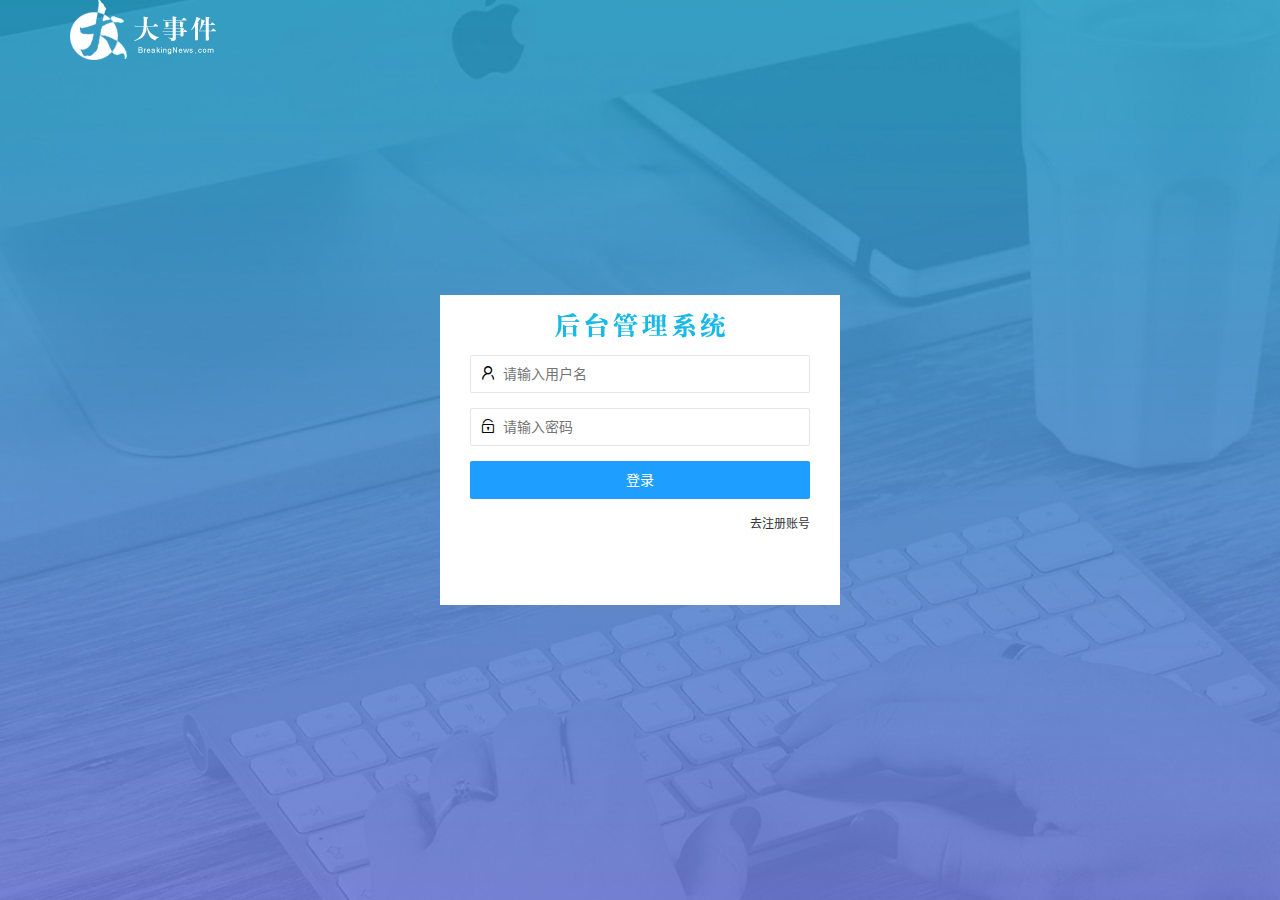
<file: login.html>
<!DOCTYPE html>
<html lang="zh-CN">

<head>
  <meta charset="UTF-8">
  <meta name="viewport" content="width=device-width, initial-scale=1.0">
  <title>大事件-登录/注册</title>
  <link rel="shortcut icon" href="bitbug_favicon.ico" type="image/x-icon">
  <!-- 引入 layui的css文件 -->
  <link rel="stylesheet" href="/assets/lib/layui/css/layui.css">
  <!--引入直接的css样式文件 -->
  <link rel="stylesheet" href="/assets/css/login.css">
</head>

<body>
  <!-- 顶部logo -->
  <div class="layui-main">
    <img src="/assets/images/logo.png" alt="">
  </div>

  <!-- 登录注册区域 -->
  <div class="loginAndRegBox">
    <!-- 注册和登录标题图片 -->
    <div class="title-box"></div>
    <!-- 登录的div -->
    <div class="login-box">
      <form class="layui-form" id="form_login">
        <!-- 用户名 -->
        <div class="layui-form-item">
          <i class="layui-icon layui-icon-username"></i>
          <input type="text" name="username" required lay-verify="required" placeholder="请输入用户名" autocomplete="off"
            class="layui-input">
        </div>
        <!-- 密码 -->
        <div class="layui-form-item">
          <i class="layui-icon layui-icon-password"></i>
          <input type="password" name="password" required lay-verify="required|pwd" placeholder="请输入密码"
            autocomplete="off" class="layui-input">
        </div>
        <!-- 登录按钮  lay-submit必须有 layui-btn-fluid 通栏的-->
        <div class="layui-form-item">
          <button class="layui-btn  layui-btn-fluid layui-btn-normal" lay-submit lay-filter="formDemo">登录</button>
        </div>
        <!-- 去注册的a链接 -->
        <div class="layui-form-item links">
          <a href="javascript:;" id="link_reg">去注册账号</a>
        </div>
      </form>
    </div>
    <!-- 注册的div  -->
    <div class="reg-box" style="display: none;">
      <form class="layui-form" id="form_reg">
        <!-- 用户名 -->
        <div class="layui-form-item">
          <i class="layui-icon layui-icon-username"></i>
          <input type="text" name="username" required lay-verify="required" placeholder="请输入用户名" autocomplete="off"
            class="layui-input">
        </div>
        <!-- 密码 -->
        <div class="layui-form-item">
          <i class="layui-icon layui-icon-password"></i>
          <input type="password" name="password" required lay-verify="required|pwd" placeholder="请输入密码"
            autocomplete="off" class="layui-input">
        </div>
        <!-- 确认密码 -->
        <div class="layui-form-item">
          <i class="layui-icon layui-icon-password"></i>
          <input type="password" name="repassword" required lay-verify="required|pwd|repwd" placeholder="请确认密码"
            autocomplete="off" class="layui-input">
        </div>
        <!-- 注册 -->
        <div class="layui-form-item">
          <button class="layui-btn  layui-btn-fluid layui-btn-normal" lay-submit lay-filter="formDemo">注册</button>
        </div>
        <!-- 去登录的a链接 -->
        <div class="layui-form-item links">
          <a href="javascript:;" id="link_login">去登陆</a>
        </div>
      </form>
    </div>
  </div>
  <!-- 引入layui的js 它里面没有window.onload只能写在最下面-->
  <script src="/assets/lib/layui/layui.all.js"></script>
  <!-- 引入jQuery -->
  <script src="/assets/lib/jquery.js"></script>
  <!-- 引入自己封装的baseAPI.js -->
  <script src="/assets/js/baseAPI.js"></script>
  <!-- 引入自己的js文件 -->
  <script src="/assets/js/login.js"></script>
</body>

</html>
</file>
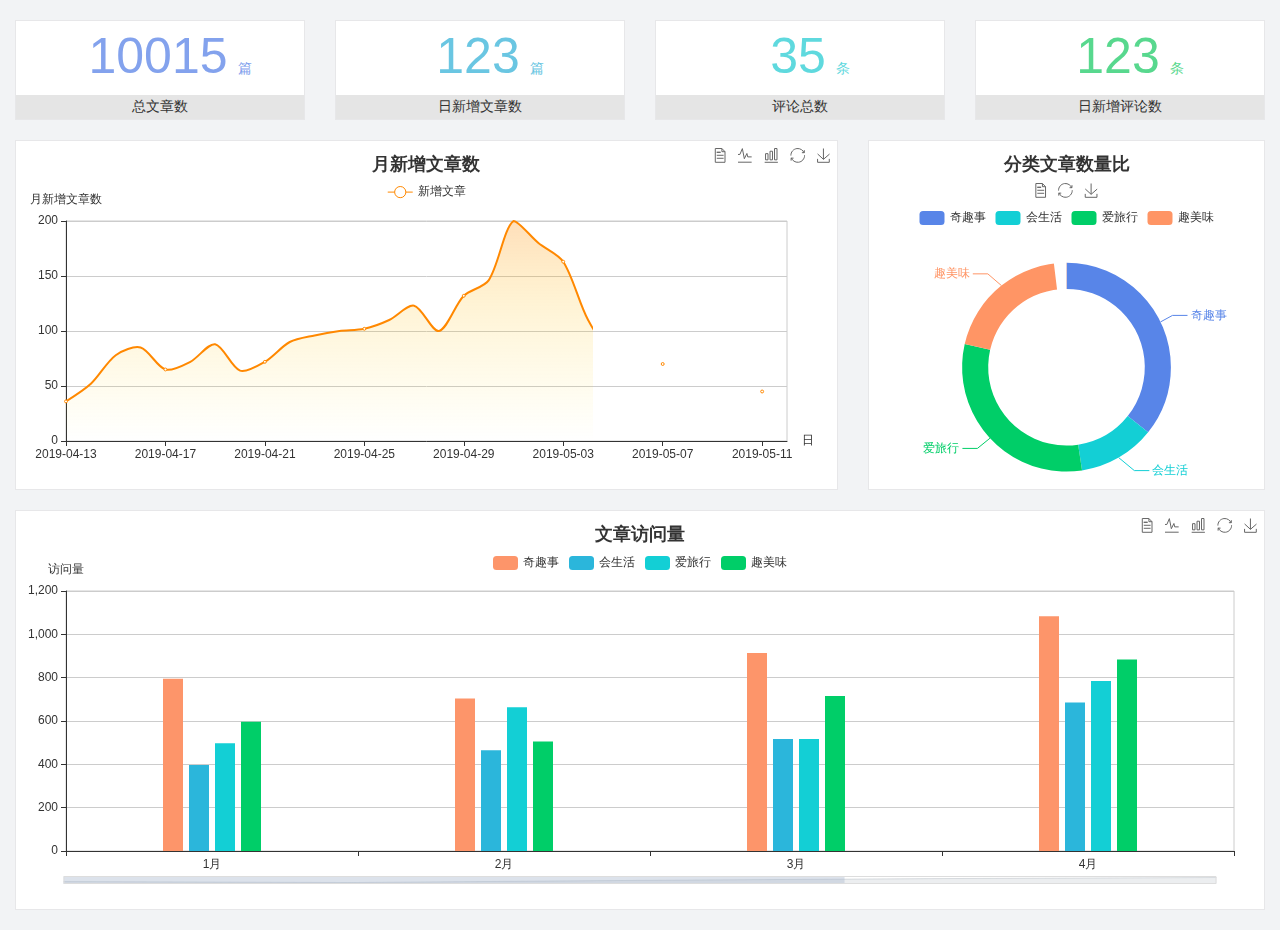
<file: home/dashboard.html>
<!DOCTYPE html>
<html lang="en">

<head>
  <meta charset="UTF-8">
  <meta name="viewport" content="width=device-width, initial-scale=1.0">
  <meta http-equiv="X-UA-Compatible" content="ie=edge">
  <title>图表统计</title>
  <link rel="stylesheet" href="../assets/lib/bootstrap.css" />
  <link rel="stylesheet" href="../assets/lib/main.css" />
  <script src="../assets/lib/jquery.js"></script>
  <script type="text/javascript" src="../assets/lib/echarts.min.js"></script>
</head>

<body>
  <div class="container-fluid">
    <div class="row spannel_list">
      <div class="col-sm-3 col-xs-6">
        <div class="spannel">
          <em>10015</em><span>篇</span>
          <b>总文章数</b>
        </div>
      </div>
      <div class="col-sm-3 col-xs-6">
        <div class="spannel scolor01">
          <em>123</em><span>篇</span>
          <b>日新增文章数</b>
        </div>
      </div>
      <div class="col-sm-3 col-xs-6">
        <div class="spannel scolor02">
          <em>35</em><span>条</span>
          <b>评论总数</b>
        </div>
      </div>
      <div class="col-sm-3 col-xs-6">
        <div class="spannel scolor03">
          <em>123</em><span>条</span>
          <b>日新增评论数</b>
        </div>
      </div>
    </div>
  </div>

  <div class="container-fluid">
    <div class="row curve-pie">
      <div class="col-lg-8 col-md-8">
        <div class="gragh_pannel" id="curve_show"></div>
      </div>
      <div class="col-lg-4 col-md-4">
        <div class="gragh_pannel" id="pie_show"></div>
      </div>
    </div>
  </div>

  <div class="container-fluid">
    <div class="column_pannel" id="column_show"></div>
  </div>

  <script>
    var oChart = echarts.init(document.getElementById('curve_show'));
    var aList_all = [
      { 'count': 36, 'date': '2019-04-13' },
      { 'count': 52, 'date': '2019-04-14' },
      { 'count': 78, 'date': '2019-04-15' },
      { 'count': 85, 'date': '2019-04-16' },
      { 'count': 65, 'date': '2019-04-17' },
      { 'count': 72, 'date': '2019-04-18' },
      { 'count': 88, 'date': '2019-04-19' },
      { 'count': 64, 'date': '2019-04-20' },
      { 'count': 72, 'date': '2019-04-21' },
      { 'count': 90, 'date': '2019-04-22' },
      { 'count': 96, 'date': '2019-04-23' },
      { 'count': 100, 'date': '2019-04-24' },
      { 'count': 102, 'date': '2019-04-25' },
      { 'count': 110, 'date': '2019-04-26' },
      { 'count': 123, 'date': '2019-04-27' },
      { 'count': 100, 'date': '2019-04-28' },
      { 'count': 132, 'date': '2019-04-29' },
      { 'count': 146, 'date': '2019-04-30' },
      { 'count': 200, 'date': '2019-05-01' },
      { 'count': 180, 'date': '2019-05-02' },
      { 'count': 163, 'date': '2019-05-03' },
      { 'count': 110, 'date': '2019-05-04' },
      { 'count': 80, 'date': '2019-05-05' },
      { 'count': 82, 'date': '2019-05-06' },
      { 'count': 70, 'date': '2019-05-07' },
      { 'count': 65, 'date': '2019-05-08' },
      { 'count': 54, 'date': '2019-05-09' },
      { 'count': 40, 'date': '2019-05-10' },
      { 'count': 45, 'date': '2019-05-11' },
      { 'count': 38, 'date': '2019-05-12' },
    ];

    let aCount = [];
    let aDate = [];

    for (var i = 0; i < aList_all.length; i++) {
      aCount.push(aList_all[i].count);
      aDate.push(aList_all[i].date);
    }

    var chartopt = {
      title: {
        text: '月新增文章数',
        left: 'center',
        top: '10'
      },
      tooltip: {
        trigger: 'axis'
      },
      legend: {
        data: ['新增文章'],
        top: '40'
      },
      toolbox: {
        show: true,
        feature: {
          mark: { show: true },
          dataView: { show: true, readOnly: false },
          magicType: { show: true, type: ['line', 'bar'] },
          restore: { show: true },
          saveAsImage: { show: true }
        }
      },
      calculable: true,
      xAxis: [
        {
          name: '日',
          type: 'category',
          boundaryGap: false,
          data: aDate
        }
      ],
      yAxis: [
        {
          name: '月新增文章数',
          type: 'value'
        }
      ],
      series: [
        {
          name: '新增文章',
          type: 'line',
          smooth: true,
          itemStyle: { normal: { areaStyle: { type: 'default' }, color: '#f80' }, lineStyle: { color: '#f80' } },
          data: aCount
        }],
      areaStyle: {
        normal: {
          color: new echarts.graphic.LinearGradient(0, 0, 0, 1, [{
            offset: 0,
            color: 'rgba(255,136,0,0.39)'
          }, {
            offset: .34,
            color: 'rgba(255,180,0,0.25)'
          }, {
            offset: 1,
            color: 'rgba(255,222,0,0.00)'
          }])

        }
      },
      grid: {
        show: true,
        x: 50,
        x2: 50,
        y: 80,
        height: 220
      }
    };

    oChart.setOption(chartopt);


    var oPie = echarts.init(document.getElementById('pie_show'));
    var oPieopt =
    {
      title: {
        top: 10,
        text: '分类文章数量比',
        x: 'center'
      },
      tooltip: {
        trigger: 'item',
        formatter: "{a} <br/>{b} : {c} ({d}%)"
      },
      color: ['#5885e8', '#13cfd5', '#00ce68', '#ff9565'],
      legend: {
        x: 'center',
        top: 65,
        data: ['奇趣事', '会生活', '爱旅行', '趣美味']
      },
      toolbox: {
        show: true,
        x: 'center',
        top: 35,
        feature: {
          mark: { show: true },
          dataView: { show: true, readOnly: false },
          magicType: {
            show: true,
            type: ['pie', 'funnel'],
            option: {
              funnel: {
                x: '25%',
                width: '50%',
                funnelAlign: 'left',
                max: 1548
              }
            }
          },
          restore: { show: true },
          saveAsImage: { show: true }
        }
      },
      calculable: true,
      series: [
        {
          name: '访问来源',
          type: 'pie',
          radius: ['45%', '60%'],
          center: ['50%', '65%'],
          data: [
            { value: 300, name: '奇趣事' },
            { value: 100, name: '会生活' },
            { value: 260, name: '爱旅行' },
            { value: 180, name: '趣美味' }
          ]
        }
      ]
    };
    oPie.setOption(oPieopt);



    var oColumn = this.echarts.init(document.getElementById('column_show'));
    var oColumnopt =
    {
      title: {
        text: '文章访问量',
        left: 'center',
        top: '10'
      },
      tooltip: {
        trigger: 'axis'
      },
      legend: {
        data: ['奇趣事', '会生活', '爱旅行', '趣美味'],
        top: '40'
      },
      toolbox: {
        show: true,
        feature: {
          mark: { show: true },
          dataView: { show: true, readOnly: false },
          magicType: { show: true, type: ['line', 'bar'] },
          restore: { show: true },
          saveAsImage: { show: true }
        }
      },
      calculable: true,
      xAxis: [
        {
          type: 'category',
          data: ['1月', '2月', '3月', '4月', '5月']
        }
      ],
      yAxis: [
        {
          name: '访问量',
          type: 'value'
        }
      ],
      series: [
        {
          name: '奇趣事',
          type: 'bar',
          barWidth: 20,
          itemStyle: {
            normal: { areaStyle: { type: 'default' }, color: '#fd956a' }
          },
          data: [800, 708, 920, 1090, 1200]
        },
        {
          name: '会生活',
          type: 'bar',
          barWidth: 20,
          itemStyle: {
            normal: { areaStyle: { type: 'default' }, color: '#2bb6db' }
          },
          data: [400, 468, 520, 690, 800]
        },
        {
          name: '爱旅行',
          type: 'bar',
          barWidth: 20,
          itemStyle: {
            normal: { areaStyle: { type: 'default' }, color: '#13cfd5' }
          },
          data: [500, 668, 520, 790, 900]
        },
        {
          name: '趣美味',
          type: 'bar',
          barWidth: 20,
          itemStyle: {
            normal: { areaStyle: { type: 'default' }, color: '#00ce68' }
          },
          data: [600, 508, 720, 890, 1000]
        }
      ],
      grid: {
        show: true,
        x: 50,
        x2: 30,
        y: 80,
        height: 260
      },
      dataZoom: [//给x轴设置滚动条
        {
          start: 0,//默认为0
          end: 100 - 1000 / 31,//默认为100
          type: 'slider',
          show: true,
          xAxisIndex: [0],
          handleSize: 0,//滑动条的 左右2个滑动条的大小
          height: 8,//组件高度
          left: 45, //左边的距离
          right: 50,//右边的距离
          bottom: 26,//右边的距离
          handleColor: '#ddd',//h滑动图标的颜色
          handleStyle: {
            borderColor: "#cacaca",
            borderWidth: "1",
            shadowBlur: 2,
            background: "#ddd",
            shadowColor: "#ddd",
          }
        }]
    };
    oColumn.setOption(oColumnopt);
  </script>
</body>

</html>
</file>
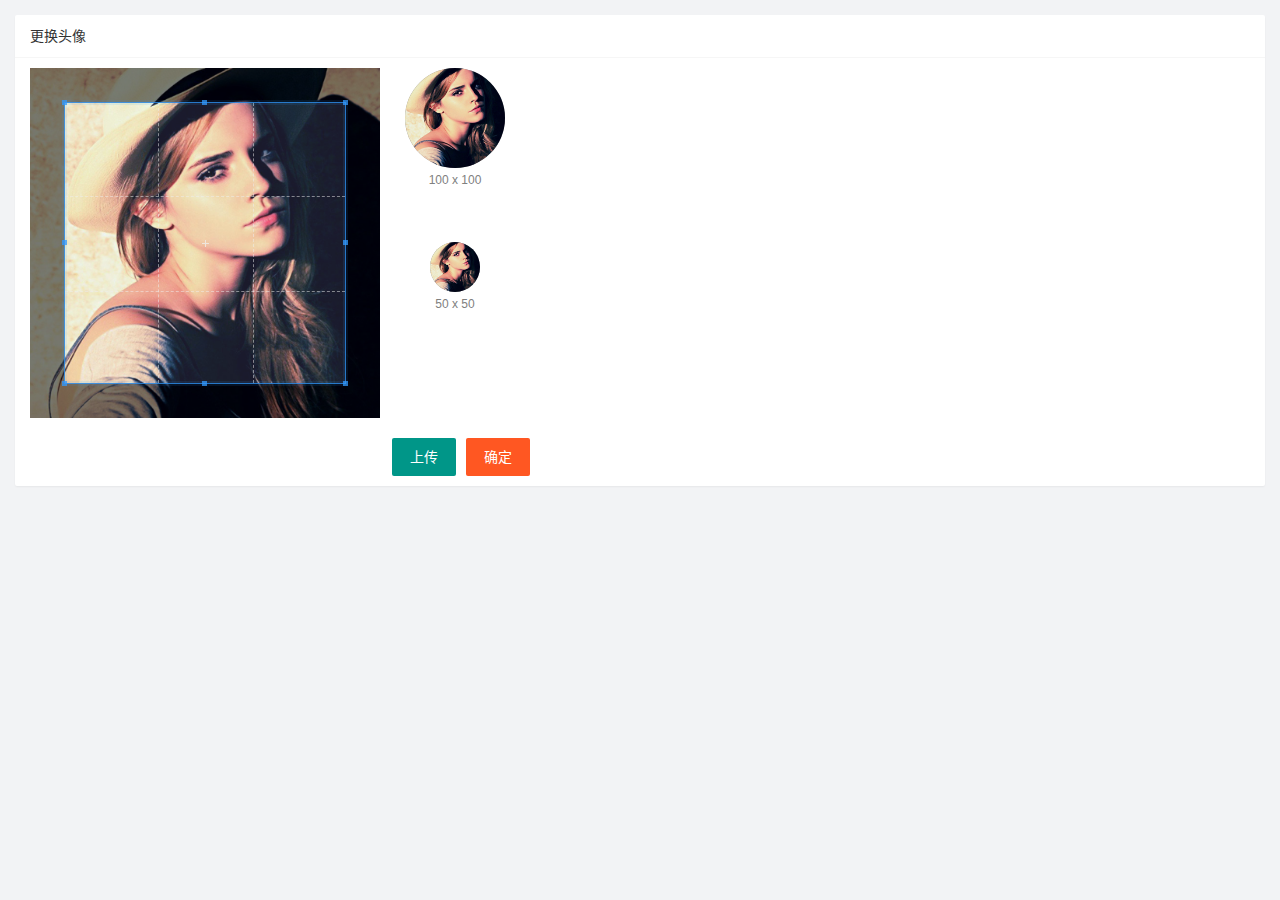
<file: user/user_avatar.html>
<!DOCTYPE html>
<html lang="zh-CN">

<head>
  <meta charset="UTF-8">
  <meta name="viewport" content="width=device-width, initial-scale=1.0">
  <title>Document</title>
  <link rel="stylesheet" href="/assets/lib/layui/css/layui.css">
  <link rel="stylesheet" href="/assets/lib/cropper/cropper.css">
  <link rel="stylesheet" href="/assets/css/user/user_avatar.css">
</head>

<body>
  <div class="layui-card">
    <div class="layui-card-header">更换头像</div>
    <div class="layui-card-body">
      <!-- 第一行的图片裁剪和预览区域 -->
      <div class="row1">
        <!-- 图片裁剪区域 -->
        <div class="cropper-box">
          <!-- 这个 img 标签很重要，将来会把它初始化为裁剪区域 -->
          <img id="image" src="/assets/images/sample.jpg" />
        </div>
        <!-- 图片的预览区域 -->
        <div class="preview-box">
          <div>
            <!-- 宽高为 100px 的预览区域 -->
            <div class="img-preview w100"></div>
            <p class="size">100 x 100</p>
          </div>
          <div>
            <!-- 宽高为 50px 的预览区域 -->
            <div class="img-preview w50"></div>
            <p class="size">50 x 50</p>
          </div>
        </div>
      </div>
      <!-- 第二行的按钮区域 -->
      <div class="row2">
        <input type="file" id="file" accept="image/png,image/jpeg">
        <button type="button" class="layui-btn" id="btnChooseImage">上传</button>
        <button type="button" class="layui-btn layui-btn-danger" id="btnUpload">确定</button>
      </div>
    </div>
  </div>


  <!-- js引入 -->
  <script src="/assets/lib/layui/layui.all.js"></script>
  <script src="/assets/lib/jquery.js"></script>
  <script src="/assets/lib/cropper/Cropper.js"></script>
  <script src="/assets/lib/cropper/jquery-cropper.js"></script>
  <script src="/assets/js/baseAPI.js"></script>
  <script src="/assets/js/user/user_avatar.js"></script>
</body>

</html>
</file>
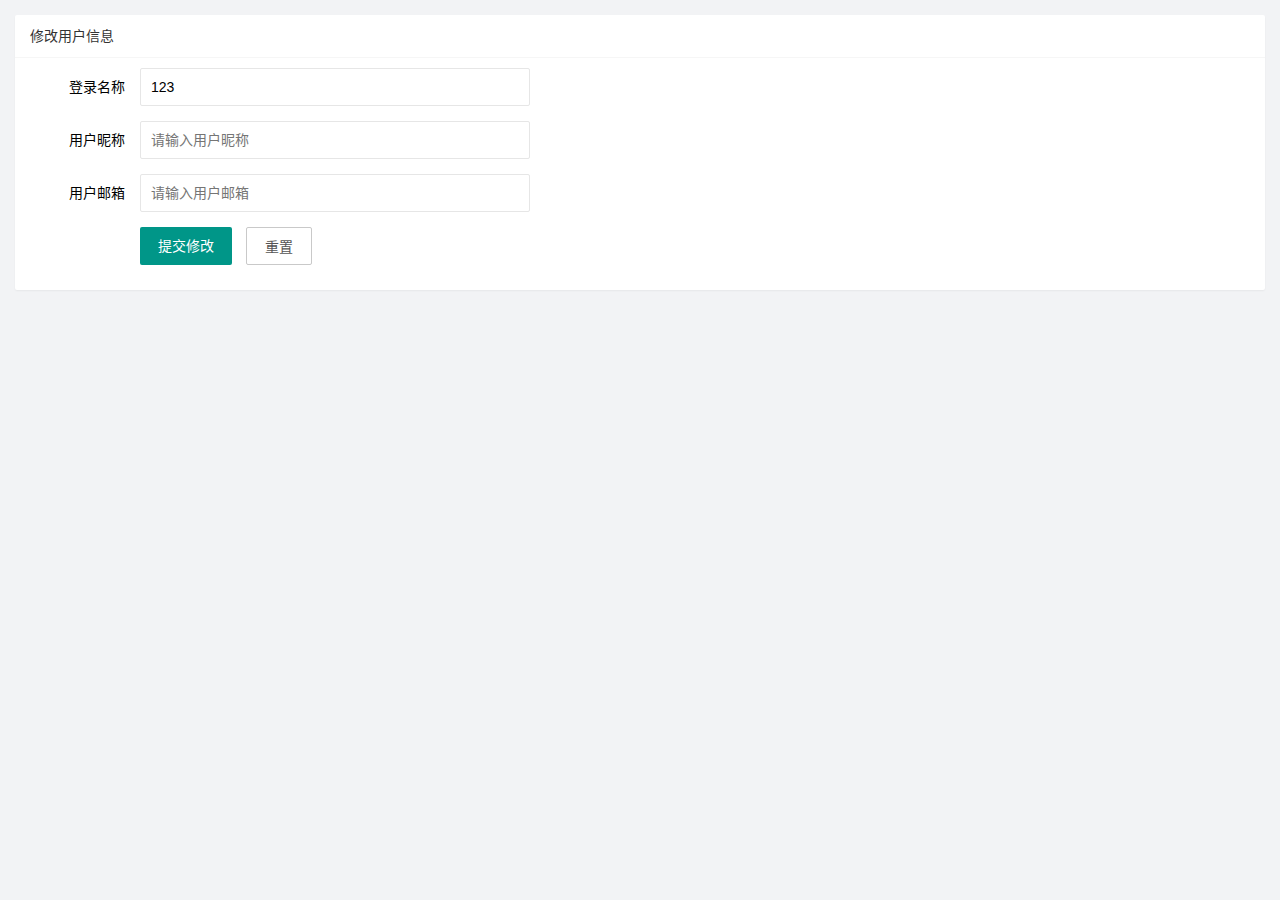
<file: user/user_info.html>
<!DOCTYPE html>
<html lang="zh-CN">

<head>
  <meta charset="UTF-8">
  <meta name="viewport" content="width=device-width, initial-scale=1.0">
  <title>Document</title>
  <!-- 引入layui样式 -->
  <link rel="stylesheet" href="/assets/lib/layui/css/layui.css">
  <!-- 引入当前页面的css -->
  <link rel="stylesheet" href="/assets/css/user/user_info.css">
</head>

<body>
  <!-- 卡片面板区域 -->
  <div class="layui-card">
    <div class="layui-card-header">修改用户信息</div>
    <div class="layui-card-body">
      <form class="layui-form" lay-filter="formUserInfo">
        <input type="hidden" name="id" value="">
        <!-- 登录名称 -->
        <div class="layui-form-item">
          <label class="layui-form-label">登录名称</label>
          <div class="layui-input-block">
            <input value="123" type="text" name="username" required lay-verify="required" placeholder="请输入登录名称"
              autocomplete="off" class="layui-input" readonly>
          </div>
        </div>
        <!-- 用户昵称 -->
        <div class="layui-form-item">
          <label class="layui-form-label">用户昵称</label>
          <div class="layui-input-block">
            <input type="text" name="nickname" required lay-verify="required|nickname" placeholder="请输入用户昵称"
              autocomplete="off" class="layui-input">
          </div>
        </div>
        <!-- 邮箱 -->
        <div class="layui-form-item">
          <label class="layui-form-label">用户邮箱</label>
          <div class="layui-input-block">
            <input type="text" name="email" required lay-verify="required|email" placeholder="请输入用户邮箱"
              autocomplete="off" class="layui-input">
          </div>
        </div>
        <!-- 提交和重置按钮 -->
        <div class="layui-form-item">
          <div class="layui-input-block">
            <button class="layui-btn" lay-submit lay-filter="formDemo">提交修改</button>
            <button type="reset" class="layui-btn layui-btn-primary" id="btnReset">重置</button>
          </div>
        </div>
      </form>
    </div>
  </div>



  <!-- 引入layui.all.js -->
  <script src="/assets/lib/layui/layui.all.js"></script>
  <!-- 导入jQuery -->
  <script src="/assets/lib/jquery.js"></script>
  <!-- 导入baseAPI.js -->
  <script src="/assets/js/baseAPI.js"></script>
  <!-- 导入自己的js -->
  <script src="/assets/js/user/user_info.js"></script>
</body>

</html>
</file>
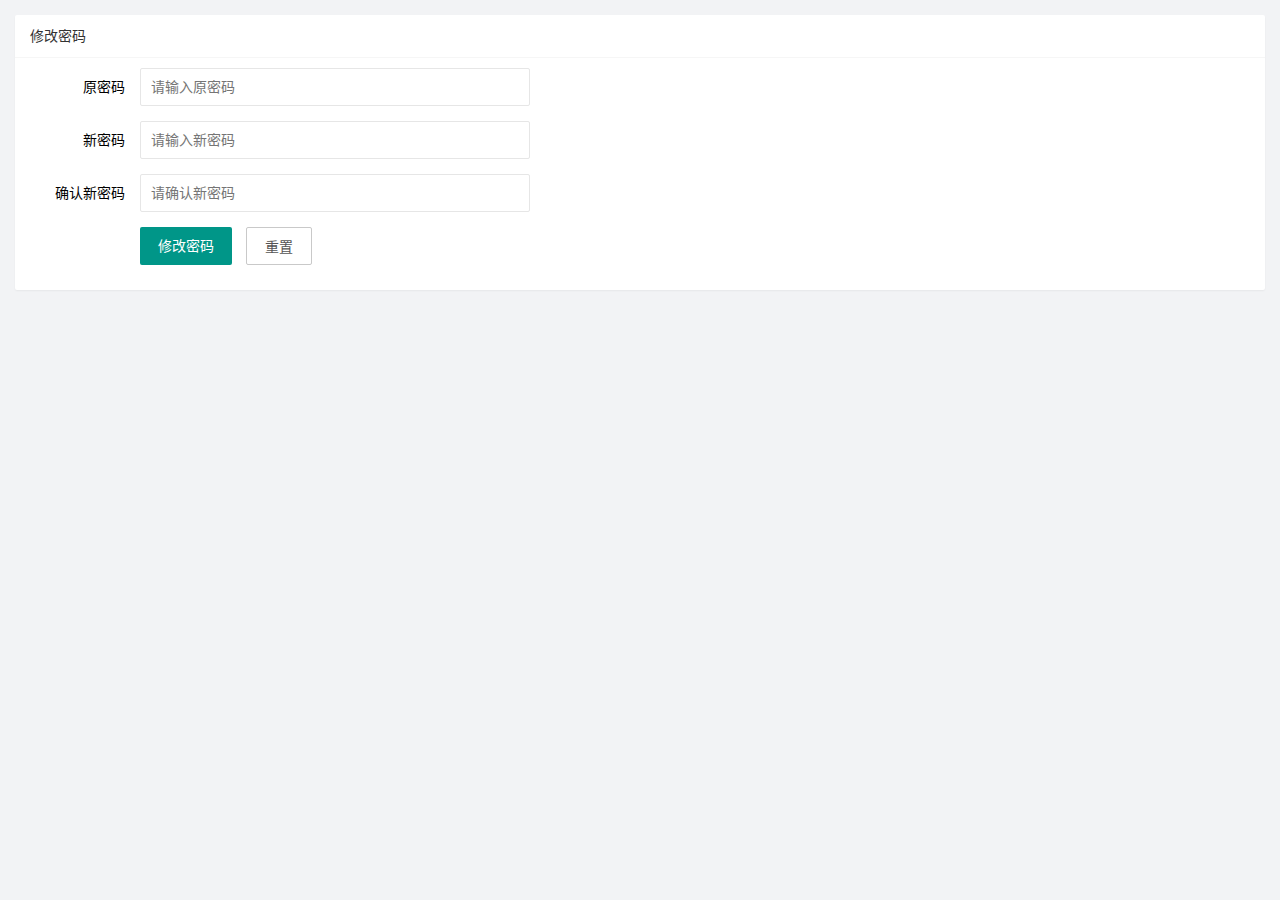
<file: user/user_pwd.html>
<!DOCTYPE html>
<html lang="zh-CN">

<head>
  <meta charset="UTF-8">
  <meta name="viewport" content="width=device-width, initial-scale=1.0">
  <title>Document</title>
  <link rel="stylesheet" href="/assets/lib/layui/css/layui.css">
  <link rel="stylesheet" href="/assets/css/user/user_pwd.css">
</head>

<body>
  <div class="layui-card">
    <div class="layui-card-header">修改密码</div>
    <div class="layui-card-body">
      <form class="layui-form">
        <div class="layui-form-item">
          <label class="layui-form-label">原密码</label>
          <div class="layui-input-block">
            <input type="text" name="oldPwd" required lay-verify="required|pwd" placeholder="请输入原密码" autocomplete="off"
              class="layui-input">
          </div>
        </div>
        <div class="layui-form-item">
          <label class="layui-form-label">新密码</label>
          <div class="layui-input-block">
            <input type="text" name="newPwd" required lay-verify="required|pwd|samePwd" placeholder="请输入新密码"
              autocomplete="off" class="layui-input">
          </div>
        </div>
        <div class="layui-form-item">
          <label class="layui-form-label">确认新密码</label>
          <div class="layui-input-block">
            <input type="text" name="rePwd" required lay-verify="required|pwd|rePwd" placeholder="请确认新密码"
              autocomplete="off" class="layui-input">
          </div>
        </div>
        <div class="layui-form-item">
          <div class="layui-input-block">
            <button class="layui-btn" lay-submit lay-filter="formDemo">修改密码</button>
            <button type="reset" class="layui-btn layui-btn-primary">重置</button>
          </div>
        </div>
      </form>
    </div>
  </div>



  <!-- js引入 -->
  <script src="/assets/lib/layui/layui.all.js"></script>
  <script src="/assets/lib/jquery.js"></script>
  <script src="/assets/js/baseAPI.js"></script>
  <script src="/assets/js/user/user_pwd.js"></script>
</body>

</html>
</file>
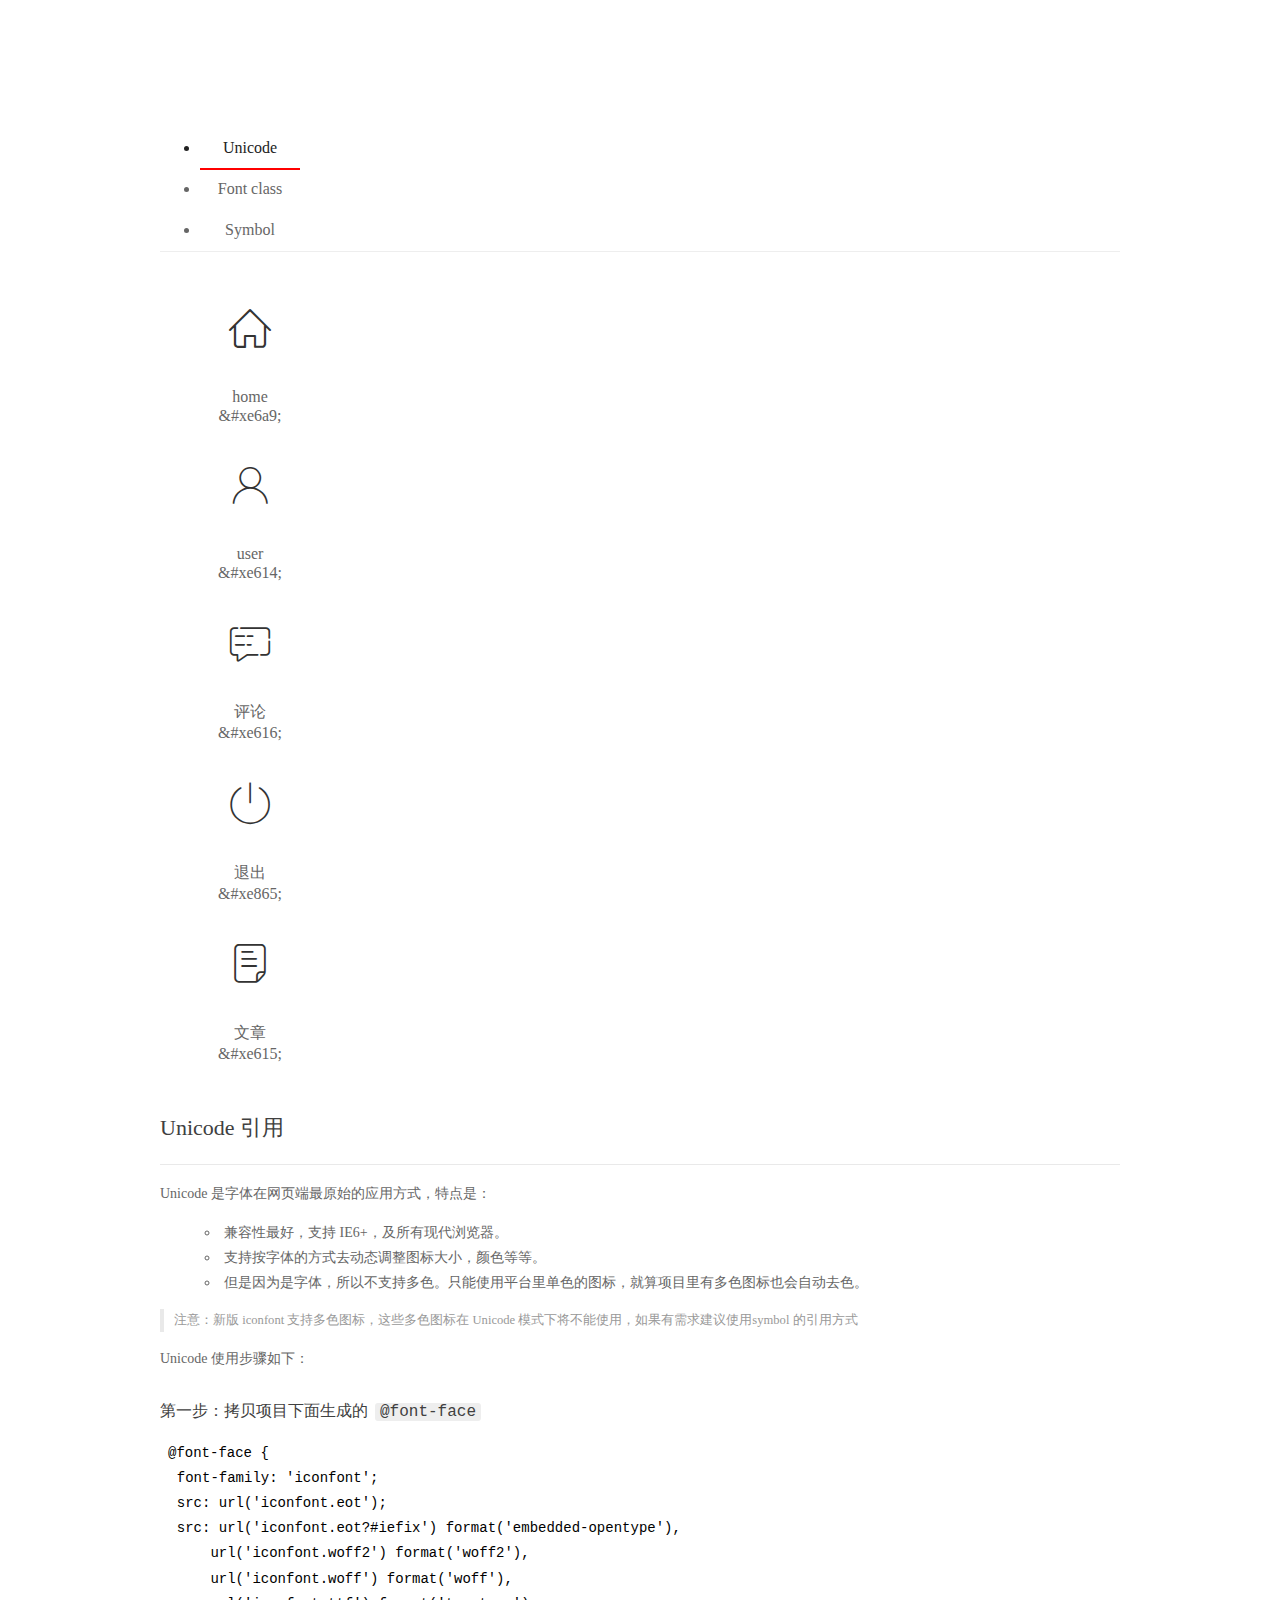
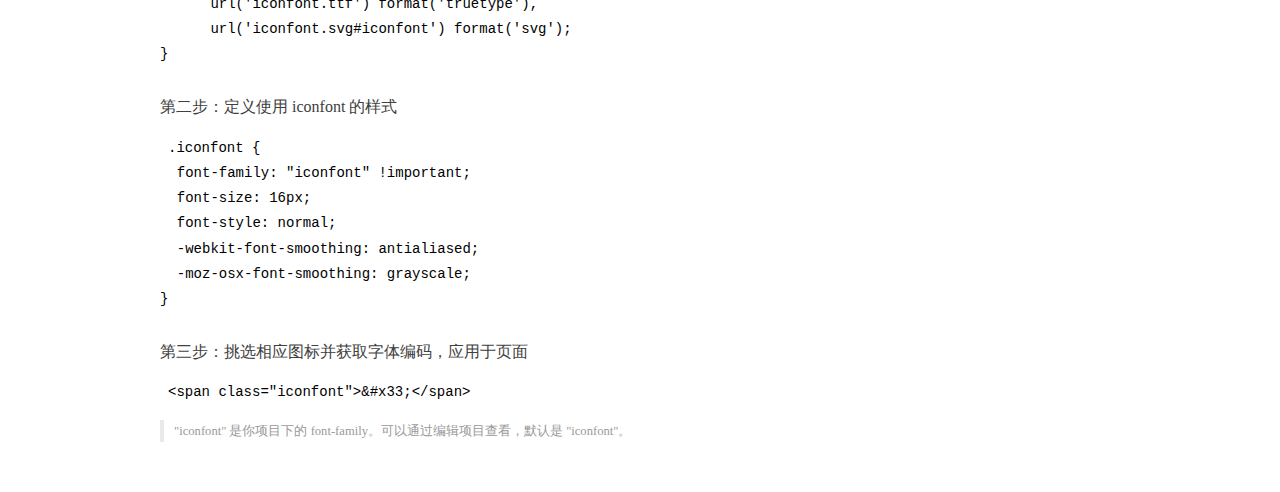
<file: assets/fonts/demo_index.html>
<!DOCTYPE html>
<html>
<head>
  <meta charset="utf-8"/>
  <title>IconFont Demo</title>
  <link rel="shortcut icon" href="https://gtms04.alicdn.com/tps/i4/TB1_oz6GVXXXXaFXpXXJDFnIXXX-64-64.ico" type="image/x-icon"/>
  <link rel="stylesheet" href="https://g.alicdn.com/thx/cube/1.3.2/cube.min.css">
  <link rel="stylesheet" href="demo.css">
  <link rel="stylesheet" href="iconfont.css">
  <script src="iconfont.js"></script>
  <!-- jQuery -->
  <script src="https://a1.alicdn.com/oss/uploads/2018/12/26/7bfddb60-08e8-11e9-9b04-53e73bb6408b.js"></script>
  <!-- 代码高亮 -->
  <script src="https://a1.alicdn.com/oss/uploads/2018/12/26/a3f714d0-08e6-11e9-8a15-ebf944d7534c.js"></script>
</head>
<body>
  <div class="main">
    <h1 class="logo"><a href="https://www.iconfont.cn/" title="iconfont 首页" target="_blank">&#xe86b;</a></h1>
    <div class="nav-tabs">
      <ul id="tabs" class="dib-box">
        <li class="dib active"><span>Unicode</span></li>
        <li class="dib"><span>Font class</span></li>
        <li class="dib"><span>Symbol</span></li>
      </ul>
      
    </div>
    <div class="tab-container">
      <div class="content unicode" style="display: block;">
          <ul class="icon_lists dib-box">
          
            <li class="dib">
              <span class="icon iconfont">&#xe6a9;</span>
                <div class="name">home</div>
                <div class="code-name">&amp;#xe6a9;</div>
              </li>
          
            <li class="dib">
              <span class="icon iconfont">&#xe614;</span>
                <div class="name">user</div>
                <div class="code-name">&amp;#xe614;</div>
              </li>
          
            <li class="dib">
              <span class="icon iconfont">&#xe616;</span>
                <div class="name">评论</div>
                <div class="code-name">&amp;#xe616;</div>
              </li>
          
            <li class="dib">
              <span class="icon iconfont">&#xe865;</span>
                <div class="name">退出</div>
                <div class="code-name">&amp;#xe865;</div>
              </li>
          
            <li class="dib">
              <span class="icon iconfont">&#xe615;</span>
                <div class="name">文章</div>
                <div class="code-name">&amp;#xe615;</div>
              </li>
          
          </ul>
          <div class="article markdown">
          <h2 id="unicode-">Unicode 引用</h2>
          <hr>

          <p>Unicode 是字体在网页端最原始的应用方式，特点是：</p>
          <ul>
            <li>兼容性最好，支持 IE6+，及所有现代浏览器。</li>
            <li>支持按字体的方式去动态调整图标大小，颜色等等。</li>
            <li>但是因为是字体，所以不支持多色。只能使用平台里单色的图标，就算项目里有多色图标也会自动去色。</li>
          </ul>
          <blockquote>
            <p>注意：新版 iconfont 支持多色图标，这些多色图标在 Unicode 模式下将不能使用，如果有需求建议使用symbol 的引用方式</p>
          </blockquote>
          <p>Unicode 使用步骤如下：</p>
          <h3 id="-font-face">第一步：拷贝项目下面生成的 <code>@font-face</code></h3>
<pre><code class="language-css"
>@font-face {
  font-family: 'iconfont';
  src: url('iconfont.eot');
  src: url('iconfont.eot?#iefix') format('embedded-opentype'),
      url('iconfont.woff2') format('woff2'),
      url('iconfont.woff') format('woff'),
      url('iconfont.ttf') format('truetype'),
      url('iconfont.svg#iconfont') format('svg');
}
</code></pre>
          <h3 id="-iconfont-">第二步：定义使用 iconfont 的样式</h3>
<pre><code class="language-css"
>.iconfont {
  font-family: "iconfont" !important;
  font-size: 16px;
  font-style: normal;
  -webkit-font-smoothing: antialiased;
  -moz-osx-font-smoothing: grayscale;
}
</code></pre>
          <h3 id="-">第三步：挑选相应图标并获取字体编码，应用于页面</h3>
<pre>
<code class="language-html"
>&lt;span class="iconfont"&gt;&amp;#x33;&lt;/span&gt;
</code></pre>
          <blockquote>
            <p>"iconfont" 是你项目下的 font-family。可以通过编辑项目查看，默认是 "iconfont"。</p>
          </blockquote>
          </div>
      </div>
      <div class="content font-class">
        <ul class="icon_lists dib-box">
          
          <li class="dib">
            <span class="icon iconfont icon-home"></span>
            <div class="name">
              home
            </div>
            <div class="code-name">.icon-home
            </div>
          </li>
          
          <li class="dib">
            <span class="icon iconfont icon-user"></span>
            <div class="name">
              user
            </div>
            <div class="code-name">.icon-user
            </div>
          </li>
          
          <li class="dib">
            <span class="icon iconfont icon-pinglun"></span>
            <div class="name">
              评论
            </div>
            <div class="code-name">.icon-pinglun
            </div>
          </li>
          
          <li class="dib">
            <span class="icon iconfont icon-tuichu"></span>
            <div class="name">
              退出
            </div>
            <div class="code-name">.icon-tuichu
            </div>
          </li>
          
          <li class="dib">
            <span class="icon iconfont icon-16"></span>
            <div class="name">
              文章
            </div>
            <div class="code-name">.icon-16
            </div>
          </li>
          
        </ul>
        <div class="article markdown">
        <h2 id="font-class-">font-class 引用</h2>
        <hr>

        <p>font-class 是 Unicode 使用方式的一种变种，主要是解决 Unicode 书写不直观，语意不明确的问题。</p>
        <p>与 Unicode 使用方式相比，具有如下特点：</p>
        <ul>
          <li>兼容性良好，支持 IE8+，及所有现代浏览器。</li>
          <li>相比于 Unicode 语意明确，书写更直观。可以很容易分辨这个 icon 是什么。</li>
          <li>因为使用 class 来定义图标，所以当要替换图标时，只需要修改 class 里面的 Unicode 引用。</li>
          <li>不过因为本质上还是使用的字体，所以多色图标还是不支持的。</li>
        </ul>
        <p>使用步骤如下：</p>
        <h3 id="-fontclass-">第一步：引入项目下面生成的 fontclass 代码：</h3>
<pre><code class="language-html">&lt;link rel="stylesheet" href="./iconfont.css"&gt;
</code></pre>
        <h3 id="-">第二步：挑选相应图标并获取类名，应用于页面：</h3>
<pre><code class="language-html">&lt;span class="iconfont icon-xxx"&gt;&lt;/span&gt;
</code></pre>
        <blockquote>
          <p>"
            iconfont" 是你项目下的 font-family。可以通过编辑项目查看，默认是 "iconfont"。</p>
        </blockquote>
      </div>
      </div>
      <div class="content symbol">
          <ul class="icon_lists dib-box">
          
            <li class="dib">
                <svg class="icon svg-icon" aria-hidden="true">
                  <use xlink:href="#icon-home"></use>
                </svg>
                <div class="name">home</div>
                <div class="code-name">#icon-home</div>
            </li>
          
            <li class="dib">
                <svg class="icon svg-icon" aria-hidden="true">
                  <use xlink:href="#icon-user"></use>
                </svg>
                <div class="name">user</div>
                <div class="code-name">#icon-user</div>
            </li>
          
            <li class="dib">
                <svg class="icon svg-icon" aria-hidden="true">
                  <use xlink:href="#icon-pinglun"></use>
                </svg>
                <div class="name">评论</div>
                <div class="code-name">#icon-pinglun</div>
            </li>
          
            <li class="dib">
                <svg class="icon svg-icon" aria-hidden="true">
                  <use xlink:href="#icon-tuichu"></use>
                </svg>
                <div class="name">退出</div>
                <div class="code-name">#icon-tuichu</div>
            </li>
          
            <li class="dib">
                <svg class="icon svg-icon" aria-hidden="true">
                  <use xlink:href="#icon-16"></use>
                </svg>
                <div class="name">文章</div>
                <div class="code-name">#icon-16</div>
            </li>
          
          </ul>
          <div class="article markdown">
          <h2 id="symbol-">Symbol 引用</h2>
          <hr>

          <p>这是一种全新的使用方式，应该说这才是未来的主流，也是平台目前推荐的用法。相关介绍可以参考这篇<a href="">文章</a>
            这种用法其实是做了一个 SVG 的集合，与另外两种相比具有如下特点：</p>
          <ul>
            <li>支持多色图标了，不再受单色限制。</li>
            <li>通过一些技巧，支持像字体那样，通过 <code>font-size</code>, <code>color</code> 来调整样式。</li>
            <li>兼容性较差，支持 IE9+，及现代浏览器。</li>
            <li>浏览器渲染 SVG 的性能一般，还不如 png。</li>
          </ul>
          <p>使用步骤如下：</p>
          <h3 id="-symbol-">第一步：引入项目下面生成的 symbol 代码：</h3>
<pre><code class="language-html">&lt;script src="./iconfont.js"&gt;&lt;/script&gt;
</code></pre>
          <h3 id="-css-">第二步：加入通用 CSS 代码（引入一次就行）：</h3>
<pre><code class="language-html">&lt;style&gt;
.icon {
  width: 1em;
  height: 1em;
  vertical-align: -0.15em;
  fill: currentColor;
  overflow: hidden;
}
&lt;/style&gt;
</code></pre>
          <h3 id="-">第三步：挑选相应图标并获取类名，应用于页面：</h3>
<pre><code class="language-html">&lt;svg class="icon" aria-hidden="true"&gt;
  &lt;use xlink:href="#icon-xxx"&gt;&lt;/use&gt;
&lt;/svg&gt;
</code></pre>
          </div>
      </div>

    </div>
  </div>
  <script>
  $(document).ready(function () {
      $('.tab-container .content:first').show()

      $('#tabs li').click(function (e) {
        var tabContent = $('.tab-container .content')
        var index = $(this).index()

        if ($(this).hasClass('active')) {
          return
        } else {
          $('#tabs li').removeClass('active')
          $(this).addClass('active')

          tabContent.hide().eq(index).fadeIn()
        }
      })
    })
  </script>
</body>
</html>
</file>
<file: assets/lib/layui/css/layui.css>
/** layui-v2.5.5 MIT License By https://www.layui.com */
 .layui-inline,img{display:inline-block;vertical-align:middle}h1,h2,h3,h4,h5,h6{font-weight:400}.layui-edge,.layui-header,.layui-inline,.layui-main{position:relative}.layui-body,.layui-edge,.layui-elip{overflow:hidden}.layui-btn,.layui-edge,.layui-inline,img{vertical-align:middle}.layui-btn,.layui-disabled,.layui-icon,.layui-unselect{-moz-user-select:none;-webkit-user-select:none;-ms-user-select:none}.layui-elip,.layui-form-checkbox span,.layui-form-pane .layui-form-label{text-overflow:ellipsis;white-space:nowrap}.layui-breadcrumb,.layui-tree-btnGroup{visibility:hidden}blockquote,body,button,dd,div,dl,dt,form,h1,h2,h3,h4,h5,h6,input,li,ol,p,pre,td,textarea,th,ul{margin:0;padding:0;-webkit-tap-highlight-color:rgba(0,0,0,0)}a:active,a:hover{outline:0}img{border:none}li{list-style:none}table{border-collapse:collapse;border-spacing:0}h4,h5,h6{font-size:100%}button,input,optgroup,option,select,textarea{font-family:inherit;font-size:inherit;font-style:inherit;font-weight:inherit;outline:0}pre{white-space:pre-wrap;white-space:-moz-pre-wrap;white-space:-pre-wrap;white-space:-o-pre-wrap;word-wrap:break-word}body{line-height:24px;font:14px Helvetica Neue,Helvetica,PingFang SC,Tahoma,Arial,sans-serif}hr{height:1px;margin:10px 0;border:0;clear:both}a{color:#333;text-decoration:none}a:hover{color:#777}a cite{font-style:normal;*cursor:pointer}.layui-border-box,.layui-border-box *{box-sizing:border-box}.layui-box,.layui-box *{box-sizing:content-box}.layui-clear{clear:both;*zoom:1}.layui-clear:after{content:'\20';clear:both;*zoom:1;display:block;height:0}.layui-inline{*display:inline;*zoom:1}.layui-edge{display:inline-block;width:0;height:0;border-width:6px;border-style:dashed;border-color:transparent}.layui-edge-top{top:-4px;border-bottom-color:#999;border-bottom-style:solid}.layui-edge-right{border-left-color:#999;border-left-style:solid}.layui-edge-bottom{top:2px;border-top-color:#999;border-top-style:solid}.layui-edge-left{border-right-color:#999;border-right-style:solid}.layui-disabled,.layui-disabled:hover{color:#d2d2d2!important;cursor:not-allowed!important}.layui-circle{border-radius:100%}.layui-show{display:block!important}.layui-hide{display:none!important}@font-face{font-family:layui-icon;src:url(../font/iconfont.eot?v=250);src:url(../font/iconfont.eot?v=250#iefix) format('embedded-opentype'),url(../font/iconfont.woff2?v=250) format('woff2'),url(../font/iconfont.woff?v=250) format('woff'),url(../font/iconfont.ttf?v=250) format('truetype'),url(../font/iconfont.svg?v=250#layui-icon) format('svg')}.layui-icon{font-family:layui-icon!important;font-size:16px;font-style:normal;-webkit-font-smoothing:antialiased;-moz-osx-font-smoothing:grayscale}.layui-icon-reply-fill:before{content:"\e611"}.layui-icon-set-fill:before{content:"\e614"}.layui-icon-menu-fill:before{content:"\e60f"}.layui-icon-search:before{content:"\e615"}.layui-icon-share:before{content:"\e641"}.layui-icon-set-sm:before{content:"\e620"}.layui-icon-engine:before{content:"\e628"}.layui-icon-close:before{content:"\1006"}.layui-icon-close-fill:before{content:"\1007"}.layui-icon-chart-screen:before{content:"\e629"}.layui-icon-star:before{content:"\e600"}.layui-icon-circle-dot:before{content:"\e617"}.layui-icon-chat:before{content:"\e606"}.layui-icon-release:before{content:"\e609"}.layui-icon-list:before{content:"\e60a"}.layui-icon-chart:before{content:"\e62c"}.layui-icon-ok-circle:before{content:"\1005"}.layui-icon-layim-theme:before{content:"\e61b"}.layui-icon-table:before{content:"\e62d"}.layui-icon-right:before{content:"\e602"}.layui-icon-left:before{content:"\e603"}.layui-icon-cart-simple:before{content:"\e698"}.layui-icon-face-cry:before{content:"\e69c"}.layui-icon-face-smile:before{content:"\e6af"}.layui-icon-survey:before{content:"\e6b2"}.layui-icon-tree:before{content:"\e62e"}.layui-icon-upload-circle:before{content:"\e62f"}.layui-icon-add-circle:before{content:"\e61f"}.layui-icon-download-circle:before{content:"\e601"}.layui-icon-templeate-1:before{content:"\e630"}.layui-icon-util:before{content:"\e631"}.layui-icon-face-surprised:before{content:"\e664"}.layui-icon-edit:before{content:"\e642"}.layui-icon-speaker:before{content:"\e645"}.layui-icon-down:before{content:"\e61a"}.layui-icon-file:before{content:"\e621"}.layui-icon-layouts:before{content:"\e632"}.layui-icon-rate-half:before{content:"\e6c9"}.layui-icon-add-circle-fine:before{content:"\e608"}.layui-icon-prev-circle:before{content:"\e633"}.layui-icon-read:before{content:"\e705"}.layui-icon-404:before{content:"\e61c"}.layui-icon-carousel:before{content:"\e634"}.layui-icon-help:before{content:"\e607"}.layui-icon-code-circle:before{content:"\e635"}.layui-icon-water:before{content:"\e636"}.layui-icon-username:before{content:"\e66f"}.layui-icon-find-fill:before{content:"\e670"}.layui-icon-about:before{content:"\e60b"}.layui-icon-location:before{content:"\e715"}.layui-icon-up:before{content:"\e619"}.layui-icon-pause:before{content:"\e651"}.layui-icon-date:before{content:"\e637"}.layui-icon-layim-uploadfile:before{content:"\e61d"}.layui-icon-delete:before{content:"\e640"}.layui-icon-play:before{content:"\e652"}.layui-icon-top:before{content:"\e604"}.layui-icon-friends:before{content:"\e612"}.layui-icon-refresh-3:before{content:"\e9aa"}.layui-icon-ok:before{content:"\e605"}.layui-icon-layer:before{content:"\e638"}.layui-icon-face-smile-fine:before{content:"\e60c"}.layui-icon-dollar:before{content:"\e659"}.layui-icon-group:before{content:"\e613"}.layui-icon-layim-download:before{content:"\e61e"}.layui-icon-picture-fine:before{content:"\e60d"}.layui-icon-link:before{content:"\e64c"}.layui-icon-diamond:before{content:"\e735"}.layui-icon-log:before{content:"\e60e"}.layui-icon-rate-solid:before{content:"\e67a"}.layui-icon-fonts-del:before{content:"\e64f"}.layui-icon-unlink:before{content:"\e64d"}.layui-icon-fonts-clear:before{content:"\e639"}.layui-icon-triangle-r:before{content:"\e623"}.layui-icon-circle:before{content:"\e63f"}.layui-icon-radio:before{content:"\e643"}.layui-icon-align-center:before{content:"\e647"}.layui-icon-align-right:before{content:"\e648"}.layui-icon-align-left:before{content:"\e649"}.layui-icon-loading-1:before{content:"\e63e"}.layui-icon-return:before{content:"\e65c"}.layui-icon-fonts-strong:before{content:"\e62b"}.layui-icon-upload:before{content:"\e67c"}.layui-icon-dialogue:before{content:"\e63a"}.layui-icon-video:before{content:"\e6ed"}.layui-icon-headset:before{content:"\e6fc"}.layui-icon-cellphone-fine:before{content:"\e63b"}.layui-icon-add-1:before{content:"\e654"}.layui-icon-face-smile-b:before{content:"\e650"}.layui-icon-fonts-html:before{content:"\e64b"}.layui-icon-form:before{content:"\e63c"}.layui-icon-cart:before{content:"\e657"}.layui-icon-camera-fill:before{content:"\e65d"}.layui-icon-tabs:before{content:"\e62a"}.layui-icon-fonts-code:before{content:"\e64e"}.layui-icon-fire:before{content:"\e756"}.layui-icon-set:before{content:"\e716"}.layui-icon-fonts-u:before{content:"\e646"}.layui-icon-triangle-d:before{content:"\e625"}.layui-icon-tips:before{content:"\e702"}.layui-icon-picture:before{content:"\e64a"}.layui-icon-more-vertical:before{content:"\e671"}.layui-icon-flag:before{content:"\e66c"}.layui-icon-loading:before{content:"\e63d"}.layui-icon-fonts-i:before{content:"\e644"}.layui-icon-refresh-1:before{content:"\e666"}.layui-icon-rmb:before{content:"\e65e"}.layui-icon-home:before{content:"\e68e"}.layui-icon-user:before{content:"\e770"}.layui-icon-notice:before{content:"\e667"}.layui-icon-login-weibo:before{content:"\e675"}.layui-icon-voice:before{content:"\e688"}.layui-icon-upload-drag:before{content:"\e681"}.layui-icon-login-qq:before{content:"\e676"}.layui-icon-snowflake:before{content:"\e6b1"}.layui-icon-file-b:before{content:"\e655"}.layui-icon-template:before{content:"\e663"}.layui-icon-auz:before{content:"\e672"}.layui-icon-console:before{content:"\e665"}.layui-icon-app:before{content:"\e653"}.layui-icon-prev:before{content:"\e65a"}.layui-icon-website:before{content:"\e7ae"}.layui-icon-next:before{content:"\e65b"}.layui-icon-component:before{content:"\e857"}.layui-icon-more:before{content:"\e65f"}.layui-icon-login-wechat:before{content:"\e677"}.layui-icon-shrink-right:before{content:"\e668"}.layui-icon-spread-left:before{content:"\e66b"}.layui-icon-camera:before{content:"\e660"}.layui-icon-note:before{content:"\e66e"}.layui-icon-refresh:before{content:"\e669"}.layui-icon-female:before{content:"\e661"}.layui-icon-male:before{content:"\e662"}.layui-icon-password:before{content:"\e673"}.layui-icon-senior:before{content:"\e674"}.layui-icon-theme:before{content:"\e66a"}.layui-icon-tread:before{content:"\e6c5"}.layui-icon-praise:before{content:"\e6c6"}.layui-icon-star-fill:before{content:"\e658"}.layui-icon-rate:before{content:"\e67b"}.layui-icon-template-1:before{content:"\e656"}.layui-icon-vercode:before{content:"\e679"}.layui-icon-cellphone:before{content:"\e678"}.layui-icon-screen-full:before{content:"\e622"}.layui-icon-screen-restore:before{content:"\e758"}.layui-icon-cols:before{content:"\e610"}.layui-icon-export:before{content:"\e67d"}.layui-icon-print:before{content:"\e66d"}.layui-icon-slider:before{content:"\e714"}.layui-icon-addition:before{content:"\e624"}.layui-icon-subtraction:before{content:"\e67e"}.layui-icon-service:before{content:"\e626"}.layui-icon-transfer:before{content:"\e691"}.layui-main{width:1140px;margin:0 auto}.layui-header{z-index:1000;height:60px}.layui-header a:hover{transition:all .5s;-webkit-transition:all .5s}.layui-side{position:fixed;left:0;top:0;bottom:0;z-index:999;width:200px;overflow-x:hidden}.layui-side-scroll{position:relative;width:220px;height:100%;overflow-x:hidden}.layui-body{position:absolute;left:200px;right:0;top:0;bottom:0;z-index:998;width:auto;overflow-y:auto;box-sizing:border-box}.layui-layout-body{overflow:hidden}.layui-layout-admin .layui-header{background-color:#23262E}.layui-layout-admin .layui-side{top:60px;width:200px;overflow-x:hidden}.layui-layout-admin .layui-body{position:fixed;top:60px;bottom:44px}.layui-layout-admin .layui-main{width:auto;margin:0 15px}.layui-layout-admin .layui-footer{position:fixed;left:200px;right:0;bottom:0;height:44px;line-height:44px;padding:0 15px;background-color:#eee}.layui-layout-admin .layui-logo{position:absolute;left:0;top:0;width:200px;height:100%;line-height:60px;text-align:center;color:#009688;font-size:16px}.layui-layout-admin .layui-header .layui-nav{background:0 0}.layui-layout-left{position:absolute!important;left:200px;top:0}.layui-layout-right{position:absolute!important;right:0;top:0}.layui-container{position:relative;margin:0 auto;padding:0 15px;box-sizing:border-box}.layui-fluid{position:relative;margin:0 auto;padding:0 15px}.layui-row:after,.layui-row:before{content:'';display:block;clear:both}.layui-col-lg1,.layui-col-lg10,.layui-col-lg11,.layui-col-lg12,.layui-col-lg2,.layui-col-lg3,.layui-col-lg4,.layui-col-lg5,.layui-col-lg6,.layui-col-lg7,.layui-col-lg8,.layui-col-lg9,.layui-col-md1,.layui-col-md10,.layui-col-md11,.layui-col-md12,.layui-col-md2,.layui-col-md3,.layui-col-md4,.layui-col-md5,.layui-col-md6,.layui-col-md7,.layui-col-md8,.layui-col-md9,.layui-col-sm1,.layui-col-sm10,.layui-col-sm11,.layui-col-sm12,.layui-col-sm2,.layui-col-sm3,.layui-col-sm4,.layui-col-sm5,.layui-col-sm6,.layui-col-sm7,.layui-col-sm8,.layui-col-sm9,.layui-col-xs1,.layui-col-xs10,.layui-col-xs11,.layui-col-xs12,.layui-col-xs2,.layui-col-xs3,.layui-col-xs4,.layui-col-xs5,.layui-col-xs6,.layui-col-xs7,.layui-col-xs8,.layui-col-xs9{position:relative;display:block;box-sizing:border-box}.layui-col-xs1,.layui-col-xs10,.layui-col-xs11,.layui-col-xs12,.layui-col-xs2,.layui-col-xs3,.layui-col-xs4,.layui-col-xs5,.layui-col-xs6,.layui-col-xs7,.layui-col-xs8,.layui-col-xs9{float:left}.layui-col-xs1{width:8.33333333%}.layui-col-xs2{width:16.66666667%}.layui-col-xs3{width:25%}.layui-col-xs4{width:33.33333333%}.layui-col-xs5{width:41.66666667%}.layui-col-xs6{width:50%}.layui-col-xs7{width:58.33333333%}.layui-col-xs8{width:66.66666667%}.layui-col-xs9{width:75%}.layui-col-xs10{width:83.33333333%}.layui-col-xs11{width:91.66666667%}.layui-col-xs12{width:100%}.layui-col-xs-offset1{margin-left:8.33333333%}.layui-col-xs-offset2{margin-left:16.66666667%}.layui-col-xs-offset3{margin-left:25%}.layui-col-xs-offset4{margin-left:33.33333333%}.layui-col-xs-offset5{margin-left:41.66666667%}.layui-col-xs-offset6{margin-left:50%}.layui-col-xs-offset7{margin-left:58.33333333%}.layui-col-xs-offset8{margin-left:66.66666667%}.layui-col-xs-offset9{margin-left:75%}.layui-col-xs-offset10{margin-left:83.33333333%}.layui-col-xs-offset11{margin-left:91.66666667%}.layui-col-xs-offset12{margin-left:100%}@media screen and (max-width:768px){.layui-hide-xs{display:none!important}.layui-show-xs-block{display:block!important}.layui-show-xs-inline{display:inline!important}.layui-show-xs-inline-block{display:inline-block!important}}@media screen and (min-width:768px){.layui-container{width:750px}.layui-hide-sm{display:none!important}.layui-show-sm-block{display:block!important}.layui-show-sm-inline{display:inline!important}.layui-show-sm-inline-block{display:inline-block!important}.layui-col-sm1,.layui-col-sm10,.layui-col-sm11,.layui-col-sm12,.layui-col-sm2,.layui-col-sm3,.layui-col-sm4,.layui-col-sm5,.layui-col-sm6,.layui-col-sm7,.layui-col-sm8,.layui-col-sm9{float:left}.layui-col-sm1{width:8.33333333%}.layui-col-sm2{width:16.66666667%}.layui-col-sm3{width:25%}.layui-col-sm4{width:33.33333333%}.layui-col-sm5{width:41.66666667%}.layui-col-sm6{width:50%}.layui-col-sm7{width:58.33333333%}.layui-col-sm8{width:66.66666667%}.layui-col-sm9{width:75%}.layui-col-sm10{width:83.33333333%}.layui-col-sm11{width:91.66666667%}.layui-col-sm12{width:100%}.layui-col-sm-offset1{margin-left:8.33333333%}.layui-col-sm-offset2{margin-left:16.66666667%}.layui-col-sm-offset3{margin-left:25%}.layui-col-sm-offset4{margin-left:33.33333333%}.layui-col-sm-offset5{margin-left:41.66666667%}.layui-col-sm-offset6{margin-left:50%}.layui-col-sm-offset7{margin-left:58.33333333%}.layui-col-sm-offset8{margin-left:66.66666667%}.layui-col-sm-offset9{margin-left:75%}.layui-col-sm-offset10{margin-left:83.33333333%}.layui-col-sm-offset11{margin-left:91.66666667%}.layui-col-sm-offset12{margin-left:100%}}@media screen and (min-width:992px){.layui-container{width:970px}.layui-hide-md{display:none!important}.layui-show-md-block{display:block!important}.layui-show-md-inline{display:inline!important}.layui-show-md-inline-block{display:inline-block!important}.layui-col-md1,.layui-col-md10,.layui-col-md11,.layui-col-md12,.layui-col-md2,.layui-col-md3,.layui-col-md4,.layui-col-md5,.layui-col-md6,.layui-col-md7,.layui-col-md8,.layui-col-md9{float:left}.layui-col-md1{width:8.33333333%}.layui-col-md2{width:16.66666667%}.layui-col-md3{width:25%}.layui-col-md4{width:33.33333333%}.layui-col-md5{width:41.66666667%}.layui-col-md6{width:50%}.layui-col-md7{width:58.33333333%}.layui-col-md8{width:66.66666667%}.layui-col-md9{width:75%}.layui-col-md10{width:83.33333333%}.layui-col-md11{width:91.66666667%}.layui-col-md12{width:100%}.layui-col-md-offset1{margin-left:8.33333333%}.layui-col-md-offset2{margin-left:16.66666667%}.layui-col-md-offset3{margin-left:25%}.layui-col-md-offset4{margin-left:33.33333333%}.layui-col-md-offset5{margin-left:41.66666667%}.layui-col-md-offset6{margin-left:50%}.layui-col-md-offset7{margin-left:58.33333333%}.layui-col-md-offset8{margin-left:66.66666667%}.layui-col-md-offset9{margin-left:75%}.layui-col-md-offset10{margin-left:83.33333333%}.layui-col-md-offset11{margin-left:91.66666667%}.layui-col-md-offset12{margin-left:100%}}@media screen and (min-width:1200px){.layui-container{width:1170px}.layui-hide-lg{display:none!important}.layui-show-lg-block{display:block!important}.layui-show-lg-inline{display:inline!important}.layui-show-lg-inline-block{display:inline-block!important}.layui-col-lg1,.layui-col-lg10,.layui-col-lg11,.layui-col-lg12,.layui-col-lg2,.layui-col-lg3,.layui-col-lg4,.layui-col-lg5,.layui-col-lg6,.layui-col-lg7,.layui-col-lg8,.layui-col-lg9{float:left}.layui-col-lg1{width:8.33333333%}.layui-col-lg2{width:16.66666667%}.layui-col-lg3{width:25%}.layui-col-lg4{width:33.33333333%}.layui-col-lg5{width:41.66666667%}.layui-col-lg6{width:50%}.layui-col-lg7{width:58.33333333%}.layui-col-lg8{width:66.66666667%}.layui-col-lg9{width:75%}.layui-col-lg10{width:83.33333333%}.layui-col-lg11{width:91.66666667%}.layui-col-lg12{width:100%}.layui-col-lg-offset1{margin-left:8.33333333%}.layui-col-lg-offset2{margin-left:16.66666667%}.layui-col-lg-offset3{margin-left:25%}.layui-col-lg-offset4{margin-left:33.33333333%}.layui-col-lg-offset5{margin-left:41.66666667%}.layui-col-lg-offset6{margin-left:50%}.layui-col-lg-offset7{margin-left:58.33333333%}.layui-col-lg-offset8{margin-left:66.66666667%}.layui-col-lg-offset9{margin-left:75%}.layui-col-lg-offset10{margin-left:83.33333333%}.layui-col-lg-offset11{margin-left:91.66666667%}.layui-col-lg-offset12{margin-left:100%}}.layui-col-space1{margin:-.5px}.layui-col-space1>*{padding:.5px}.layui-col-space3{margin:-1.5px}.layui-col-space3>*{padding:1.5px}.layui-col-space5{margin:-2.5px}.layui-col-space5>*{padding:2.5px}.layui-col-space8{margin:-3.5px}.layui-col-space8>*{padding:3.5px}.layui-col-space10{margin:-5px}.layui-col-space10>*{padding:5px}.layui-col-space12{margin:-6px}.layui-col-space12>*{padding:6px}.layui-col-space15{margin:-7.5px}.layui-col-space15>*{padding:7.5px}.layui-col-space18{margin:-9px}.layui-col-space18>*{padding:9px}.layui-col-space20{margin:-10px}.layui-col-space20>*{padding:10px}.layui-col-space22{margin:-11px}.layui-col-space22>*{padding:11px}.layui-col-space25{margin:-12.5px}.layui-col-space25>*{padding:12.5px}.layui-col-space30{margin:-15px}.layui-col-space30>*{padding:15px}.layui-btn,.layui-input,.layui-select,.layui-textarea,.layui-upload-button{outline:0;-webkit-appearance:none;transition:all .3s;-webkit-transition:all .3s;box-sizing:border-box}.layui-elem-quote{margin-bottom:10px;padding:15px;line-height:22px;border-left:5px solid #009688;border-radius:0 2px 2px 0;background-color:#f2f2f2}.layui-quote-nm{border-style:solid;border-width:1px 1px 1px 5px;background:0 0}.layui-elem-field{margin-bottom:10px;padding:0;border-width:1px;border-style:solid}.layui-elem-field legend{margin-left:20px;padding:0 10px;font-size:20px;font-weight:300}.layui-field-title{margin:10px 0 20px;border-width:1px 0 0}.layui-field-box{padding:10px 15px}.layui-field-title .layui-field-box{padding:10px 0}.layui-progress{position:relative;height:6px;border-radius:20px;background-color:#e2e2e2}.layui-progress-bar{position:absolute;left:0;top:0;width:0;max-width:100%;height:6px;border-radius:20px;text-align:right;background-color:#5FB878;transition:all .3s;-webkit-transition:all .3s}.layui-progress-big,.layui-progress-big .layui-progress-bar{height:18px;line-height:18px}.layui-progress-text{position:relative;top:-20px;line-height:18px;font-size:12px;color:#666}.layui-progress-big .layui-progress-text{position:static;padding:0 10px;color:#fff}.layui-collapse{border-width:1px;border-style:solid;border-radius:2px}.layui-colla-content,.layui-colla-item{border-top-width:1px;border-top-style:solid}.layui-colla-item:first-child{border-top:none}.layui-colla-title{position:relative;height:42px;line-height:42px;padding:0 15px 0 35px;color:#333;background-color:#f2f2f2;cursor:pointer;font-size:14px;overflow:hidden}.layui-colla-content{display:none;padding:10px 15px;line-height:22px;color:#666}.layui-colla-icon{position:absolute;left:15px;top:0;font-size:14px}.layui-card{margin-bottom:15px;border-radius:2px;background-color:#fff;box-shadow:0 1px 2px 0 rgba(0,0,0,.05)}.layui-card:last-child{margin-bottom:0}.layui-card-header{position:relative;height:42px;line-height:42px;padding:0 15px;border-bottom:1px solid #f6f6f6;color:#333;border-radius:2px 2px 0 0;font-size:14px}.layui-bg-black,.layui-bg-blue,.layui-bg-cyan,.layui-bg-green,.layui-bg-orange,.layui-bg-red{color:#fff!important}.layui-card-body{position:relative;padding:10px 15px;line-height:24px}.layui-card-body[pad15]{padding:15px}.layui-card-body[pad20]{padding:20px}.layui-card-body .layui-table{margin:5px 0}.layui-card .layui-tab{margin:0}.layui-panel-window{position:relative;padding:15px;border-radius:0;border-top:5px solid #E6E6E6;background-color:#fff}.layui-auxiliar-moving{position:fixed;left:0;right:0;top:0;bottom:0;width:100%;height:100%;background:0 0;z-index:9999999999}.layui-form-label,.layui-form-mid,.layui-form-select,.layui-input-block,.layui-input-inline,.layui-textarea{position:relative}.layui-bg-red{background-color:#FF5722!important}.layui-bg-orange{background-color:#FFB800!important}.layui-bg-green{background-color:#009688!important}.layui-bg-cyan{background-color:#2F4056!important}.layui-bg-blue{background-color:#1E9FFF!important}.layui-bg-black{background-color:#393D49!important}.layui-bg-gray{background-color:#eee!important;color:#666!important}.layui-badge-rim,.layui-colla-content,.layui-colla-item,.layui-collapse,.layui-elem-field,.layui-form-pane .layui-form-item[pane],.layui-form-pane .layui-form-label,.layui-input,.layui-layedit,.layui-layedit-tool,.layui-quote-nm,.layui-select,.layui-tab-bar,.layui-tab-card,.layui-tab-title,.layui-tab-title .layui-this:after,.layui-textarea{border-color:#e6e6e6}.layui-timeline-item:before,hr{background-color:#e6e6e6}.layui-text{line-height:22px;font-size:14px;color:#666}.layui-text h1,.layui-text h2,.layui-text h3{font-weight:500;color:#333}.layui-text h1{font-size:30px}.layui-text h2{font-size:24px}.layui-text h3{font-size:18px}.layui-text a:not(.layui-btn){color:#01AAED}.layui-text a:not(.layui-btn):hover{text-decoration:underline}.layui-text ul{padding:5px 0 5px 15px}.layui-text ul li{margin-top:5px;list-style-type:disc}.layui-text em,.layui-word-aux{color:#999!important;padding:0 5px!important}.layui-btn{display:inline-block;height:38px;line-height:38px;padding:0 18px;background-color:#009688;color:#fff;white-space:nowrap;text-align:center;font-size:14px;border:none;border-radius:2px;cursor:pointer}.layui-btn:hover{opacity:.8;filter:alpha(opacity=80);color:#fff}.layui-btn:active{opacity:1;filter:alpha(opacity=100)}.layui-btn+.layui-btn{margin-left:10px}.layui-btn-container{font-size:0}.layui-btn-container .layui-btn{margin-right:10px;margin-bottom:10px}.layui-btn-container .layui-btn+.layui-btn{margin-left:0}.layui-table .layui-btn-container .layui-btn{margin-bottom:9px}.layui-btn-radius{border-radius:100px}.layui-btn .layui-icon{margin-right:3px;font-size:18px;vertical-align:bottom;vertical-align:middle\9}.layui-btn-primary{border:1px solid #C9C9C9;background-color:#fff;color:#555}.layui-btn-primary:hover{border-color:#009688;color:#333}.layui-btn-normal{background-color:#1E9FFF}.layui-btn-warm{background-color:#FFB800}.layui-btn-danger{background-color:#FF5722}.layui-btn-checked{background-color:#5FB878}.layui-btn-disabled,.layui-btn-disabled:active,.layui-btn-disabled:hover{border:1px solid #e6e6e6;background-color:#FBFBFB;color:#C9C9C9;cursor:not-allowed;opacity:1}.layui-btn-lg{height:44px;line-height:44px;padding:0 25px;font-size:16px}.layui-btn-sm{height:30px;line-height:30px;padding:0 10px;font-size:12px}.layui-btn-sm i{font-size:16px!important}.layui-btn-xs{height:22px;line-height:22px;padding:0 5px;font-size:12px}.layui-btn-xs i{font-size:14px!important}.layui-btn-group{display:inline-block;vertical-align:middle;font-size:0}.layui-btn-group .layui-btn{margin-left:0!important;margin-right:0!important;border-left:1px solid rgba(255,255,255,.5);border-radius:0}.layui-btn-group .layui-btn-primary{border-left:none}.layui-btn-group .layui-btn-primary:hover{border-color:#C9C9C9;color:#009688}.layui-btn-group .layui-btn:first-child{border-left:none;border-radius:2px 0 0 2px}.layui-btn-group .layui-btn-primary:first-child{border-left:1px solid #c9c9c9}.layui-btn-group .layui-btn:last-child{border-radius:0 2px 2px 0}.layui-btn-group .layui-btn+.layui-btn{margin-left:0}.layui-btn-group+.layui-btn-group{margin-left:10px}.layui-btn-fluid{width:100%}.layui-input,.layui-select,.layui-textarea{height:38px;line-height:1.3;line-height:38px\9;border-width:1px;border-style:solid;background-color:#fff;border-radius:2px}.layui-input::-webkit-input-placeholder,.layui-select::-webkit-input-placeholder,.layui-textarea::-webkit-input-placeholder{line-height:1.3}.layui-input,.layui-textarea{display:block;width:100%;padding-left:10px}.layui-input:hover,.layui-textarea:hover{border-color:#D2D2D2!important}.layui-input:focus,.layui-textarea:focus{border-color:#C9C9C9!important}.layui-textarea{min-height:100px;height:auto;line-height:20px;padding:6px 10px;resize:vertical}.layui-select{padding:0 10px}.layui-form input[type=checkbox],.layui-form input[type=radio],.layui-form select{display:none}.layui-form [lay-ignore]{display:initial}.layui-form-item{margin-bottom:15px;clear:both;*zoom:1}.layui-form-item:after{content:'\20';clear:both;*zoom:1;display:block;height:0}.layui-form-label{float:left;display:block;padding:9px 15px;width:80px;font-weight:400;line-height:20px;text-align:right}.layui-form-label-col{display:block;float:none;padding:9px 0;line-height:20px;text-align:left}.layui-form-item .layui-inline{margin-bottom:5px;margin-right:10px}.layui-input-block{margin-left:110px;min-height:36px}.layui-input-inline{display:inline-block;vertical-align:middle}.layui-form-item .layui-input-inline{float:left;width:190px;margin-right:10px}.layui-form-text .layui-input-inline{width:auto}.layui-form-mid{float:left;display:block;padding:9px 0!important;line-height:20px;margin-right:10px}.layui-form-danger+.layui-form-select .layui-input,.layui-form-danger:focus{border-color:#FF5722!important}.layui-form-select .layui-input{padding-right:30px;cursor:pointer}.layui-form-select .layui-edge{position:absolute;right:10px;top:50%;margin-top:-3px;cursor:pointer;border-width:6px;border-top-color:#c2c2c2;border-top-style:solid;transition:all .3s;-webkit-transition:all .3s}.layui-form-select dl{display:none;position:absolute;left:0;top:42px;padding:5px 0;z-index:899;min-width:100%;border:1px solid #d2d2d2;max-height:300px;overflow-y:auto;background-color:#fff;border-radius:2px;box-shadow:0 2px 4px rgba(0,0,0,.12);box-sizing:border-box}.layui-form-select dl dd,.layui-form-select dl dt{padding:0 10px;line-height:36px;white-space:nowrap;overflow:hidden;text-overflow:ellipsis}.layui-form-select dl dt{font-size:12px;color:#999}.layui-form-select dl dd{cursor:pointer}.layui-form-select dl dd:hover{background-color:#f2f2f2;-webkit-transition:.5s all;transition:.5s all}.layui-form-select .layui-select-group dd{padding-left:20px}.layui-form-select dl dd.layui-select-tips{padding-left:10px!important;color:#999}.layui-form-select dl dd.layui-this{background-color:#5FB878;color:#fff}.layui-form-checkbox,.layui-form-select dl dd.layui-disabled{background-color:#fff}.layui-form-selected dl{display:block}.layui-form-checkbox,.layui-form-checkbox *,.layui-form-switch{display:inline-block;vertical-align:middle}.layui-form-selected .layui-edge{margin-top:-9px;-webkit-transform:rotate(180deg);transform:rotate(180deg);margin-top:-3px\9}:root .layui-form-selected .layui-edge{margin-top:-9px\0/IE9}.layui-form-selectup dl{top:auto;bottom:42px}.layui-select-none{margin:5px 0;text-align:center;color:#999}.layui-select-disabled .layui-disabled{border-color:#eee!important}.layui-select-disabled .layui-edge{border-top-color:#d2d2d2}.layui-form-checkbox{position:relative;height:30px;line-height:30px;margin-right:10px;padding-right:30px;cursor:pointer;font-size:0;-webkit-transition:.1s linear;transition:.1s linear;box-sizing:border-box}.layui-form-checkbox span{padding:0 10px;height:100%;font-size:14px;border-radius:2px 0 0 2px;background-color:#d2d2d2;color:#fff;overflow:hidden}.layui-form-checkbox:hover span{background-color:#c2c2c2}.layui-form-checkbox i{position:absolute;right:0;top:0;width:30px;height:28px;border:1px solid #d2d2d2;border-left:none;border-radius:0 2px 2px 0;color:#fff;font-size:20px;text-align:center}.layui-form-checkbox:hover i{border-color:#c2c2c2;color:#c2c2c2}.layui-form-checked,.layui-form-checked:hover{border-color:#5FB878}.layui-form-checked span,.layui-form-checked:hover span{background-color:#5FB878}.layui-form-checked i,.layui-form-checked:hover i{color:#5FB878}.layui-form-item .layui-form-checkbox{margin-top:4px}.layui-form-checkbox[lay-skin=primary]{height:auto!important;line-height:normal!important;min-width:18px;min-height:18px;border:none!important;margin-right:0;padding-left:28px;padding-right:0;background:0 0}.layui-form-checkbox[lay-skin=primary] span{padding-left:0;padding-right:15px;line-height:18px;background:0 0;color:#666}.layui-form-checkbox[lay-skin=primary] i{right:auto;left:0;width:16px;height:16px;line-height:16px;border:1px solid #d2d2d2;font-size:12px;border-radius:2px;background-color:#fff;-webkit-transition:.1s linear;transition:.1s linear}.layui-form-checkbox[lay-skin=primary]:hover i{border-color:#5FB878;color:#fff}.layui-form-checked[lay-skin=primary] i{border-color:#5FB878!important;background-color:#5FB878;color:#fff}.layui-checkbox-disbaled[lay-skin=primary] span{background:0 0!important;color:#c2c2c2}.layui-checkbox-disbaled[lay-skin=primary]:hover i{border-color:#d2d2d2}.layui-form-item .layui-form-checkbox[lay-skin=primary]{margin-top:10px}.layui-form-switch{position:relative;height:22px;line-height:22px;min-width:35px;padding:0 5px;margin-top:8px;border:1px solid #d2d2d2;border-radius:20px;cursor:pointer;background-color:#fff;-webkit-transition:.1s linear;transition:.1s linear}.layui-form-switch i{position:absolute;left:5px;top:3px;width:16px;height:16px;border-radius:20px;background-color:#d2d2d2;-webkit-transition:.1s linear;transition:.1s linear}.layui-form-switch em{position:relative;top:0;width:25px;margin-left:21px;padding:0!important;text-align:center!important;color:#999!important;font-style:normal!important;font-size:12px}.layui-form-onswitch{border-color:#5FB878;background-color:#5FB878}.layui-checkbox-disbaled,.layui-checkbox-disbaled i{border-color:#e2e2e2!important}.layui-form-onswitch i{left:100%;margin-left:-21px;background-color:#fff}.layui-form-onswitch em{margin-left:5px;margin-right:21px;color:#fff!important}.layui-checkbox-disbaled span{background-color:#e2e2e2!important}.layui-checkbox-disbaled:hover i{color:#fff!important}[lay-radio]{display:none}.layui-form-radio,.layui-form-radio *{display:inline-block;vertical-align:middle}.layui-form-radio{line-height:28px;margin:6px 10px 0 0;padding-right:10px;cursor:pointer;font-size:0}.layui-form-radio *{font-size:14px}.layui-form-radio>i{margin-right:8px;font-size:22px;color:#c2c2c2}.layui-form-radio>i:hover,.layui-form-radioed>i{color:#5FB878}.layui-radio-disbaled>i{color:#e2e2e2!important}.layui-form-pane .layui-form-label{width:110px;padding:8px 15px;height:38px;line-height:20px;border-width:1px;border-style:solid;border-radius:2px 0 0 2px;text-align:center;background-color:#FBFBFB;overflow:hidden;box-sizing:border-box}.layui-form-pane .layui-input-inline{margin-left:-1px}.layui-form-pane .layui-input-block{margin-left:110px;left:-1px}.layui-form-pane .layui-input{border-radius:0 2px 2px 0}.layui-form-pane .layui-form-text .layui-form-label{float:none;width:100%;border-radius:2px;box-sizing:border-box;text-align:left}.layui-form-pane .layui-form-text .layui-input-inline{display:block;margin:0;top:-1px;clear:both}.layui-form-pane .layui-form-text .layui-input-block{margin:0;left:0;top:-1px}.layui-form-pane .layui-form-text .layui-textarea{min-height:100px;border-radius:0 0 2px 2px}.layui-form-pane .layui-form-checkbox{margin:4px 0 4px 10px}.layui-form-pane .layui-form-radio,.layui-form-pane .layui-form-switch{margin-top:6px;margin-left:10px}.layui-form-pane .layui-form-item[pane]{position:relative;border-width:1px;border-style:solid}.layui-form-pane .layui-form-item[pane] .layui-form-label{position:absolute;left:0;top:0;height:100%;border-width:0 1px 0 0}.layui-form-pane .layui-form-item[pane] .layui-input-inline{margin-left:110px}@media screen and (max-width:450px){.layui-form-item .layui-form-label{text-overflow:ellipsis;overflow:hidden;white-space:nowrap}.layui-form-item .layui-inline{display:block;margin-right:0;margin-bottom:20px;clear:both}.layui-form-item .layui-inline:after{content:'\20';clear:both;display:block;height:0}.layui-form-item .layui-input-inline{display:block;float:none;left:-3px;width:auto;margin:0 0 10px 112px}.layui-form-item .layui-input-inline+.layui-form-mid{margin-left:110px;top:-5px;padding:0}.layui-form-item .layui-form-checkbox{margin-right:5px;margin-bottom:5px}}.layui-layedit{border-width:1px;border-style:solid;border-radius:2px}.layui-layedit-tool{padding:3px 5px;border-bottom-width:1px;border-bottom-style:solid;font-size:0}.layedit-tool-fixed{position:fixed;top:0;border-top:1px solid #e2e2e2}.layui-layedit-tool .layedit-tool-mid,.layui-layedit-tool .layui-icon{display:inline-block;vertical-align:middle;text-align:center;font-size:14px}.layui-layedit-tool .layui-icon{position:relative;width:32px;height:30px;line-height:30px;margin:3px 5px;color:#777;cursor:pointer;border-radius:2px}.layui-layedit-tool .layui-icon:hover{color:#393D49}.layui-layedit-tool .layui-icon:active{color:#000}.layui-layedit-tool .layedit-tool-active{background-color:#e2e2e2;color:#000}.layui-layedit-tool .layui-disabled,.layui-layedit-tool .layui-disabled:hover{color:#d2d2d2;cursor:not-allowed}.layui-layedit-tool .layedit-tool-mid{width:1px;height:18px;margin:0 10px;background-color:#d2d2d2}.layedit-tool-html{width:50px!important;font-size:30px!important}.layedit-tool-b,.layedit-tool-code,.layedit-tool-help{font-size:16px!important}.layedit-tool-d,.layedit-tool-face,.layedit-tool-image,.layedit-tool-unlink{font-size:18px!important}.layedit-tool-image input{position:absolute;font-size:0;left:0;top:0;width:100%;height:100%;opacity:.01;filter:Alpha(opacity=1);cursor:pointer}.layui-layedit-iframe iframe{display:block;width:100%}#LAY_layedit_code{overflow:hidden}.layui-laypage{display:inline-block;*display:inline;*zoom:1;vertical-align:middle;margin:10px 0;font-size:0}.layui-laypage>a:first-child,.layui-laypage>a:first-child em{border-radius:2px 0 0 2px}.layui-laypage>a:last-child,.layui-laypage>a:last-child em{border-radius:0 2px 2px 0}.layui-laypage>:first-child{margin-left:0!important}.layui-laypage>:last-child{margin-right:0!important}.layui-laypage a,.layui-laypage button,.layui-laypage input,.layui-laypage select,.layui-laypage span{border:1px solid #e2e2e2}.layui-laypage a,.layui-laypage span{display:inline-block;*display:inline;*zoom:1;vertical-align:middle;padding:0 15px;height:28px;line-height:28px;margin:0 -1px 5px 0;background-color:#fff;color:#333;font-size:12px}.layui-flow-more a *,.layui-laypage input,.layui-table-view select[lay-ignore]{display:inline-block}.layui-laypage a:hover{color:#009688}.layui-laypage em{font-style:normal}.layui-laypage .layui-laypage-spr{color:#999;font-weight:700}.layui-laypage a{text-decoration:none}.layui-laypage .layui-laypage-curr{position:relative}.layui-laypage .layui-laypage-curr em{position:relative;color:#fff}.layui-laypage .layui-laypage-curr .layui-laypage-em{position:absolute;left:-1px;top:-1px;padding:1px;width:100%;height:100%;background-color:#009688}.layui-laypage-em{border-radius:2px}.layui-laypage-next em,.layui-laypage-prev em{font-family:Sim sun;font-size:16px}.layui-laypage .layui-laypage-count,.layui-laypage .layui-laypage-limits,.layui-laypage .layui-laypage-refresh,.layui-laypage .layui-laypage-skip{margin-left:10px;margin-right:10px;padding:0;border:none}.layui-laypage .layui-laypage-limits,.layui-laypage .layui-laypage-refresh{vertical-align:top}.layui-laypage .layui-laypage-refresh i{font-size:18px;cursor:pointer}.layui-laypage select{height:22px;padding:3px;border-radius:2px;cursor:pointer}.layui-laypage .layui-laypage-skip{height:30px;line-height:30px;color:#999}.layui-laypage button,.layui-laypage input{height:30px;line-height:30px;border-radius:2px;vertical-align:top;background-color:#fff;box-sizing:border-box}.layui-laypage input{width:40px;margin:0 10px;padding:0 3px;text-align:center}.layui-laypage input:focus,.layui-laypage select:focus{border-color:#009688!important}.layui-laypage button{margin-left:10px;padding:0 10px;cursor:pointer}.layui-table,.layui-table-view{margin:10px 0}.layui-flow-more{margin:10px 0;text-align:center;color:#999;font-size:14px}.layui-flow-more a{height:32px;line-height:32px}.layui-flow-more a *{vertical-align:top}.layui-flow-more a cite{padding:0 20px;border-radius:3px;background-color:#eee;color:#333;font-style:normal}.layui-flow-more a cite:hover{opacity:.8}.layui-flow-more a i{font-size:30px;color:#737383}.layui-table{width:100%;background-color:#fff;color:#666}.layui-table tr{transition:all .3s;-webkit-transition:all .3s}.layui-table th{text-align:left;font-weight:400}.layui-table tbody tr:hover,.layui-table thead tr,.layui-table-click,.layui-table-header,.layui-table-hover,.layui-table-mend,.layui-table-patch,.layui-table-tool,.layui-table-total,.layui-table-total tr,.layui-table[lay-even] tr:nth-child(even){background-color:#f2f2f2}.layui-table td,.layui-table th,.layui-table-col-set,.layui-table-fixed-r,.layui-table-grid-down,.layui-table-header,.layui-table-page,.layui-table-tips-main,.layui-table-tool,.layui-table-total,.layui-table-view,.layui-table[lay-skin=line],.layui-table[lay-skin=row]{border-width:1px;border-style:solid;border-color:#e6e6e6}.layui-table td,.layui-table th{position:relative;padding:9px 15px;min-height:20px;line-height:20px;font-size:14px}.layui-table[lay-skin=line] td,.layui-table[lay-skin=line] th{border-width:0 0 1px}.layui-table[lay-skin=row] td,.layui-table[lay-skin=row] th{border-width:0 1px 0 0}.layui-table[lay-skin=nob] td,.layui-table[lay-skin=nob] th{border:none}.layui-table img{max-width:100px}.layui-table[lay-size=lg] td,.layui-table[lay-size=lg] th{padding:15px 30px}.layui-table-view .layui-table[lay-size=lg] .layui-table-cell{height:40px;line-height:40px}.layui-table[lay-size=sm] td,.layui-table[lay-size=sm] th{font-size:12px;padding:5px 10px}.layui-table-view .layui-table[lay-size=sm] .layui-table-cell{height:20px;line-height:20px}.layui-table[lay-data]{display:none}.layui-table-box{position:relative;overflow:hidden}.layui-table-view .layui-table{position:relative;width:auto;margin:0}.layui-table-view .layui-table[lay-skin=line]{border-width:0 1px 0 0}.layui-table-view .layui-table[lay-skin=row]{border-width:0 0 1px}.layui-table-view .layui-table td,.layui-table-view .layui-table th{padding:5px 0;border-top:none;border-left:none}.layui-table-view .layui-table th.layui-unselect .layui-table-cell span{cursor:pointer}.layui-table-view .layui-table td{cursor:default}.layui-table-view .layui-table td[data-edit=text]{cursor:text}.layui-table-view .layui-form-checkbox[lay-skin=primary] i{width:18px;height:18px}.layui-table-view .layui-form-radio{line-height:0;padding:0}.layui-table-view .layui-form-radio>i{margin:0;font-size:20px}.layui-table-init{position:absolute;left:0;top:0;width:100%;height:100%;text-align:center;z-index:110}.layui-table-init .layui-icon{position:absolute;left:50%;top:50%;margin:-15px 0 0 -15px;font-size:30px;color:#c2c2c2}.layui-table-header{border-width:0 0 1px;overflow:hidden}.layui-table-header .layui-table{margin-bottom:-1px}.layui-table-tool .layui-inline[lay-event]{position:relative;width:26px;height:26px;padding:5px;line-height:16px;margin-right:10px;text-align:center;color:#333;border:1px solid #ccc;cursor:pointer;-webkit-transition:.5s all;transition:.5s all}.layui-table-tool .layui-inline[lay-event]:hover{border:1px solid #999}.layui-table-tool-temp{padding-right:120px}.layui-table-tool-self{position:absolute;right:17px;top:10px}.layui-table-tool .layui-table-tool-self .layui-inline[lay-event]{margin:0 0 0 10px}.layui-table-tool-panel{position:absolute;top:29px;left:-1px;padding:5px 0;min-width:150px;min-height:40px;border:1px solid #d2d2d2;text-align:left;overflow-y:auto;background-color:#fff;box-shadow:0 2px 4px rgba(0,0,0,.12)}.layui-table-cell,.layui-table-tool-panel li{overflow:hidden;text-overflow:ellipsis;white-space:nowrap}.layui-table-tool-panel li{padding:0 10px;line-height:30px;-webkit-transition:.5s all;transition:.5s all}.layui-table-tool-panel li .layui-form-checkbox[lay-skin=primary]{width:100%;padding-left:28px}.layui-table-tool-panel li:hover{background-color:#f2f2f2}.layui-table-tool-panel li .layui-form-checkbox[lay-skin=primary] i{position:absolute;left:0;top:0}.layui-table-tool-panel li .layui-form-checkbox[lay-skin=primary] span{padding:0}.layui-table-tool .layui-table-tool-self .layui-table-tool-panel{left:auto;right:-1px}.layui-table-col-set{position:absolute;right:0;top:0;width:20px;height:100%;border-width:0 0 0 1px;background-color:#fff}.layui-table-sort{width:10px;height:20px;margin-left:5px;cursor:pointer!important}.layui-table-sort .layui-edge{position:absolute;left:5px;border-width:5px}.layui-table-sort .layui-table-sort-asc{top:3px;border-top:none;border-bottom-style:solid;border-bottom-color:#b2b2b2}.layui-table-sort .layui-table-sort-asc:hover{border-bottom-color:#666}.layui-table-sort .layui-table-sort-desc{bottom:5px;border-bottom:none;border-top-style:solid;border-top-color:#b2b2b2}.layui-table-sort .layui-table-sort-desc:hover{border-top-color:#666}.layui-table-sort[lay-sort=asc] .layui-table-sort-asc{border-bottom-color:#000}.layui-table-sort[lay-sort=desc] .layui-table-sort-desc{border-top-color:#000}.layui-table-cell{height:28px;line-height:28px;padding:0 15px;position:relative;box-sizing:border-box}.layui-table-cell .layui-form-checkbox[lay-skin=primary]{top:-1px;padding:0}.layui-table-cell .layui-table-link{color:#01AAED}.laytable-cell-checkbox,.laytable-cell-numbers,.laytable-cell-radio,.laytable-cell-space{padding:0;text-align:center}.layui-table-body{position:relative;overflow:auto;margin-right:-1px;margin-bottom:-1px}.layui-table-body .layui-none{line-height:26px;padding:15px;text-align:center;color:#999}.layui-table-fixed{position:absolute;left:0;top:0;z-index:101}.layui-table-fixed .layui-table-body{overflow:hidden}.layui-table-fixed-l{box-shadow:0 -1px 8px rgba(0,0,0,.08)}.layui-table-fixed-r{left:auto;right:-1px;border-width:0 0 0 1px;box-shadow:-1px 0 8px rgba(0,0,0,.08)}.layui-table-fixed-r .layui-table-header{position:relative;overflow:visible}.layui-table-mend{position:absolute;right:-49px;top:0;height:100%;width:50px}.layui-table-tool{position:relative;z-index:890;width:100%;min-height:50px;line-height:30px;padding:10px 15px;border-width:0 0 1px}.layui-table-tool .layui-btn-container{margin-bottom:-10px}.layui-table-page,.layui-table-total{border-width:1px 0 0;margin-bottom:-1px;overflow:hidden}.layui-table-page{position:relative;width:100%;padding:7px 7px 0;height:41px;font-size:12px;white-space:nowrap}.layui-table-page>div{height:26px}.layui-table-page .layui-laypage{margin:0}.layui-table-page .layui-laypage a,.layui-table-page .layui-laypage span{height:26px;line-height:26px;margin-bottom:10px;border:none;background:0 0}.layui-table-page .layui-laypage a,.layui-table-page .layui-laypage span.layui-laypage-curr{padding:0 12px}.layui-table-page .layui-laypage span{margin-left:0;padding:0}.layui-table-page .layui-laypage .layui-laypage-prev{margin-left:-7px!important}.layui-table-page .layui-laypage .layui-laypage-curr .layui-laypage-em{left:0;top:0;padding:0}.layui-table-page .layui-laypage button,.layui-table-page .layui-laypage input{height:26px;line-height:26px}.layui-table-page .layui-laypage input{width:40px}.layui-table-page .layui-laypage button{padding:0 10px}.layui-table-page select{height:18px}.layui-table-patch .layui-table-cell{padding:0;width:30px}.layui-table-edit{position:absolute;left:0;top:0;width:100%;height:100%;padding:0 14px 1px;border-radius:0;box-shadow:1px 1px 20px rgba(0,0,0,.15)}.layui-table-edit:focus{border-color:#5FB878!important}select.layui-table-edit{padding:0 0 0 10px;border-color:#C9C9C9}.layui-table-view .layui-form-checkbox,.layui-table-view .layui-form-radio,.layui-table-view .layui-form-switch{top:0;margin:0;box-sizing:content-box}.layui-table-view .layui-form-checkbox{top:-1px;height:26px;line-height:26px}.layui-table-view .layui-form-checkbox i{height:26px}.layui-table-grid .layui-table-cell{overflow:visible}.layui-table-grid-down{position:absolute;top:0;right:0;width:26px;height:100%;padding:5px 0;border-width:0 0 0 1px;text-align:center;background-color:#fff;color:#999;cursor:pointer}.layui-table-grid-down .layui-icon{position:absolute;top:50%;left:50%;margin:-8px 0 0 -8px}.layui-table-grid-down:hover{background-color:#fbfbfb}body .layui-table-tips .layui-layer-content{background:0 0;padding:0;box-shadow:0 1px 6px rgba(0,0,0,.12)}.layui-table-tips-main{margin:-44px 0 0 -1px;max-height:150px;padding:8px 15px;font-size:14px;overflow-y:scroll;background-color:#fff;color:#666}.layui-table-tips-c{position:absolute;right:-3px;top:-13px;width:20px;height:20px;padding:3px;cursor:pointer;background-color:#666;border-radius:50%;color:#fff}.layui-table-tips-c:hover{background-color:#777}.layui-table-tips-c:before{position:relative;right:-2px}.layui-upload-file{display:none!important;opacity:.01;filter:Alpha(opacity=1)}.layui-upload-drag,.layui-upload-form,.layui-upload-wrap{display:inline-block}.layui-upload-list{margin:10px 0}.layui-upload-choose{padding:0 10px;color:#999}.layui-upload-drag{position:relative;padding:30px;border:1px dashed #e2e2e2;background-color:#fff;text-align:center;cursor:pointer;color:#999}.layui-upload-drag .layui-icon{font-size:50px;color:#009688}.layui-upload-drag[lay-over]{border-color:#009688}.layui-upload-iframe{position:absolute;width:0;height:0;border:0;visibility:hidden}.layui-upload-wrap{position:relative;vertical-align:middle}.layui-upload-wrap .layui-upload-file{display:block!important;position:absolute;left:0;top:0;z-index:10;font-size:100px;width:100%;height:100%;opacity:.01;filter:Alpha(opacity=1);cursor:pointer}.layui-transfer-active,.layui-transfer-box{display:inline-block;vertical-align:middle}.layui-transfer-box,.layui-transfer-header,.layui-transfer-search{border-width:0;border-style:solid;border-color:#e6e6e6}.layui-transfer-box{position:relative;border-width:1px;width:200px;height:360px;border-radius:2px;background-color:#fff}.layui-transfer-box .layui-form-checkbox{width:100%;margin:0!important}.layui-transfer-header{height:38px;line-height:38px;padding:0 10px;border-bottom-width:1px}.layui-transfer-search{position:relative;padding:10px;border-bottom-width:1px}.layui-transfer-search .layui-input{height:32px;padding-left:30px;font-size:12px}.layui-transfer-search .layui-icon-search{position:absolute;left:20px;top:50%;margin-top:-8px;color:#666}.layui-transfer-active{margin:0 15px}.layui-transfer-active .layui-btn{display:block;margin:0;padding:0 15px;background-color:#5FB878;border-color:#5FB878;color:#fff}.layui-transfer-active .layui-btn-disabled{background-color:#FBFBFB;border-color:#e6e6e6;color:#C9C9C9}.layui-transfer-active .layui-btn:first-child{margin-bottom:15px}.layui-transfer-active .layui-btn .layui-icon{margin:0;font-size:14px!important}.layui-transfer-data{padding:5px 0;overflow:auto}.layui-transfer-data li{height:32px;line-height:32px;padding:0 10px}.layui-transfer-data li:hover{background-color:#f2f2f2;transition:.5s all}.layui-transfer-data .layui-none{padding:15px 10px;text-align:center;color:#999}.layui-nav{position:relative;padding:0 20px;background-color:#393D49;color:#fff;border-radius:2px;font-size:0;box-sizing:border-box}.layui-nav *{font-size:14px}.layui-nav .layui-nav-item{position:relative;display:inline-block;*display:inline;*zoom:1;vertical-align:middle;line-height:60px}.layui-nav .layui-nav-item a{display:block;padding:0 20px;color:#fff;color:rgba(255,255,255,.7);transition:all .3s;-webkit-transition:all .3s}.layui-nav .layui-this:after,.layui-nav-bar,.layui-nav-tree .layui-nav-itemed:after{position:absolute;left:0;top:0;width:0;height:5px;background-color:#5FB878;transition:all .2s;-webkit-transition:all .2s}.layui-nav-bar{z-index:1000}.layui-nav .layui-nav-item a:hover,.layui-nav .layui-this a{color:#fff}.layui-nav .layui-this:after{content:'';top:auto;bottom:0;width:100%}.layui-nav-img{width:30px;height:30px;margin-right:10px;border-radius:50%}.layui-nav .layui-nav-more{content:'';width:0;height:0;border-style:solid dashed dashed;border-color:#fff transparent transparent;overflow:hidden;cursor:pointer;transition:all .2s;-webkit-transition:all .2s;position:absolute;top:50%;right:3px;margin-top:-3px;border-width:6px;border-top-color:rgba(255,255,255,.7)}.layui-nav .layui-nav-mored,.layui-nav-itemed>a .layui-nav-more{margin-top:-9px;border-style:dashed dashed solid;border-color:transparent transparent #fff}.layui-nav-child{display:none;position:absolute;left:0;top:65px;min-width:100%;line-height:36px;padding:5px 0;box-shadow:0 2px 4px rgba(0,0,0,.12);border:1px solid #d2d2d2;background-color:#fff;z-index:100;border-radius:2px;white-space:nowrap}.layui-nav .layui-nav-child a{color:#333}.layui-nav .layui-nav-child a:hover{background-color:#f2f2f2;color:#000}.layui-nav-child dd{position:relative}.layui-nav .layui-nav-child dd.layui-this a,.layui-nav-child dd.layui-this{background-color:#5FB878;color:#fff}.layui-nav-child dd.layui-this:after{display:none}.layui-nav-tree{width:200px;padding:0}.layui-nav-tree .layui-nav-item{display:block;width:100%;line-height:45px}.layui-nav-tree .layui-nav-item a{position:relative;height:45px;line-height:45px;text-overflow:ellipsis;overflow:hidden;white-space:nowrap}.layui-nav-tree .layui-nav-item a:hover{background-color:#4E5465}.layui-nav-tree .layui-nav-bar{width:5px;height:0;background-color:#009688}.layui-nav-tree .layui-nav-child dd.layui-this,.layui-nav-tree .layui-nav-child dd.layui-this a,.layui-nav-tree .layui-this,.layui-nav-tree .layui-this>a,.layui-nav-tree .layui-this>a:hover{background-color:#009688;color:#fff}.layui-nav-tree .layui-this:after{display:none}.layui-nav-itemed>a,.layui-nav-tree .layui-nav-title a,.layui-nav-tree .layui-nav-title a:hover{color:#fff!important}.layui-nav-tree .layui-nav-child{position:relative;z-index:0;top:0;border:none;box-shadow:none}.layui-nav-tree .layui-nav-child a{height:40px;line-height:40px;color:#fff;color:rgba(255,255,255,.7)}.layui-nav-tree .layui-nav-child,.layui-nav-tree .layui-nav-child a:hover{background:0 0;color:#fff}.layui-nav-tree .layui-nav-more{right:10px}.layui-nav-itemed>.layui-nav-child{display:block;padding:0;background-color:rgba(0,0,0,.3)!important}.layui-nav-itemed>.layui-nav-child>.layui-this>.layui-nav-child{display:block}.layui-nav-side{position:fixed;top:0;bottom:0;left:0;overflow-x:hidden;z-index:999}.layui-bg-blue .layui-nav-bar,.layui-bg-blue .layui-nav-itemed:after,.layui-bg-blue .layui-this:after{background-color:#93D1FF}.layui-bg-blue .layui-nav-child dd.layui-this{background-color:#1E9FFF}.layui-bg-blue .layui-nav-itemed>a,.layui-nav-tree.layui-bg-blue .layui-nav-title a,.layui-nav-tree.layui-bg-blue .layui-nav-title a:hover{background-color:#007DDB!important}.layui-breadcrumb{font-size:0}.layui-breadcrumb>*{font-size:14px}.layui-breadcrumb a{color:#999!important}.layui-breadcrumb a:hover{color:#5FB878!important}.layui-breadcrumb a cite{color:#666;font-style:normal}.layui-breadcrumb span[lay-separator]{margin:0 10px;color:#999}.layui-tab{margin:10px 0;text-align:left!important}.layui-tab[overflow]>.layui-tab-title{overflow:hidden}.layui-tab-title{position:relative;left:0;height:40px;white-space:nowrap;font-size:0;border-bottom-width:1px;border-bottom-style:solid;transition:all .2s;-webkit-transition:all .2s}.layui-tab-title li{display:inline-block;*display:inline;*zoom:1;vertical-align:middle;font-size:14px;transition:all .2s;-webkit-transition:all .2s;position:relative;line-height:40px;min-width:65px;padding:0 15px;text-align:center;cursor:pointer}.layui-tab-title li a{display:block}.layui-tab-title .layui-this{color:#000}.layui-tab-title .layui-this:after{position:absolute;left:0;top:0;content:'';width:100%;height:41px;border-width:1px;border-style:solid;border-bottom-color:#fff;border-radius:2px 2px 0 0;box-sizing:border-box;pointer-events:none}.layui-tab-bar{position:absolute;right:0;top:0;z-index:10;width:30px;height:39px;line-height:39px;border-width:1px;border-style:solid;border-radius:2px;text-align:center;background-color:#fff;cursor:pointer}.layui-tab-bar .layui-icon{position:relative;display:inline-block;top:3px;transition:all .3s;-webkit-transition:all .3s}.layui-tab-item{display:none}.layui-tab-more{padding-right:30px;height:auto!important;white-space:normal!important}.layui-tab-more li.layui-this:after{border-bottom-color:#e2e2e2;border-radius:2px}.layui-tab-more .layui-tab-bar .layui-icon{top:-2px;top:3px\9;-webkit-transform:rotate(180deg);transform:rotate(180deg)}:root .layui-tab-more .layui-tab-bar .layui-icon{top:-2px\0/IE9}.layui-tab-content{padding:10px}.layui-tab-title li .layui-tab-close{position:relative;display:inline-block;width:18px;height:18px;line-height:20px;margin-left:8px;top:1px;text-align:center;font-size:14px;color:#c2c2c2;transition:all .2s;-webkit-transition:all .2s}.layui-tab-title li .layui-tab-close:hover{border-radius:2px;background-color:#FF5722;color:#fff}.layui-tab-brief>.layui-tab-title .layui-this{color:#009688}.layui-tab-brief>.layui-tab-more li.layui-this:after,.layui-tab-brief>.layui-tab-title .layui-this:after{border:none;border-radius:0;border-bottom:2px solid #5FB878}.layui-tab-brief[overflow]>.layui-tab-title .layui-this:after{top:-1px}.layui-tab-card{border-width:1px;border-style:solid;border-radius:2px;box-shadow:0 2px 5px 0 rgba(0,0,0,.1)}.layui-tab-card>.layui-tab-title{background-color:#f2f2f2}.layui-tab-card>.layui-tab-title li{margin-right:-1px;margin-left:-1px}.layui-tab-card>.layui-tab-title .layui-this{background-color:#fff}.layui-tab-card>.layui-tab-title .layui-this:after{border-top:none;border-width:1px;border-bottom-color:#fff}.layui-tab-card>.layui-tab-title .layui-tab-bar{height:40px;line-height:40px;border-radius:0;border-top:none;border-right:none}.layui-tab-card>.layui-tab-more .layui-this{background:0 0;color:#5FB878}.layui-tab-card>.layui-tab-more .layui-this:after{border:none}.layui-timeline{padding-left:5px}.layui-timeline-item{position:relative;padding-bottom:20px}.layui-timeline-axis{position:absolute;left:-5px;top:0;z-index:10;width:20px;height:20px;line-height:20px;background-color:#fff;color:#5FB878;border-radius:50%;text-align:center;cursor:pointer}.layui-timeline-axis:hover{color:#FF5722}.layui-timeline-item:before{content:'';position:absolute;left:5px;top:0;z-index:0;width:1px;height:100%}.layui-timeline-item:last-child:before{display:none}.layui-timeline-item:first-child:before{display:block}.layui-timeline-content{padding-left:25px}.layui-timeline-title{position:relative;margin-bottom:10px}.layui-badge,.layui-badge-dot,.layui-badge-rim{position:relative;display:inline-block;padding:0 6px;font-size:12px;text-align:center;background-color:#FF5722;color:#fff;border-radius:2px}.layui-badge{height:18px;line-height:18px}.layui-badge-dot{width:8px;height:8px;padding:0;border-radius:50%}.layui-badge-rim{height:18px;line-height:18px;border-width:1px;border-style:solid;background-color:#fff;color:#666}.layui-btn .layui-badge,.layui-btn .layui-badge-dot{margin-left:5px}.layui-nav .layui-badge,.layui-nav .layui-badge-dot{position:absolute;top:50%;margin:-8px 6px 0}.layui-tab-title .layui-badge,.layui-tab-title .layui-badge-dot{left:5px;top:-2px}.layui-carousel{position:relative;left:0;top:0;background-color:#f8f8f8}.layui-carousel>[carousel-item]{position:relative;width:100%;height:100%;overflow:hidden}.layui-carousel>[carousel-item]:before{position:absolute;content:'\e63d';left:50%;top:50%;width:100px;line-height:20px;margin:-10px 0 0 -50px;text-align:center;color:#c2c2c2;font-family:layui-icon!important;font-size:30px;font-style:normal;-webkit-font-smoothing:antialiased;-moz-osx-font-smoothing:grayscale}.layui-carousel>[carousel-item]>*{display:none;position:absolute;left:0;top:0;width:100%;height:100%;background-color:#f8f8f8;transition-duration:.3s;-webkit-transition-duration:.3s}.layui-carousel-updown>*{-webkit-transition:.3s ease-in-out up;transition:.3s ease-in-out up}.layui-carousel-arrow{display:none\9;opacity:0;position:absolute;left:10px;top:50%;margin-top:-18px;width:36px;height:36px;line-height:36px;text-align:center;font-size:20px;border:0;border-radius:50%;background-color:rgba(0,0,0,.2);color:#fff;-webkit-transition-duration:.3s;transition-duration:.3s;cursor:pointer}.layui-carousel-arrow[lay-type=add]{left:auto!important;right:10px}.layui-carousel:hover .layui-carousel-arrow[lay-type=add],.layui-carousel[lay-arrow=always] .layui-carousel-arrow[lay-type=add]{right:20px}.layui-carousel[lay-arrow=always] .layui-carousel-arrow{opacity:1;left:20px}.layui-carousel[lay-arrow=none] .layui-carousel-arrow{display:none}.layui-carousel-arrow:hover,.layui-carousel-ind ul:hover{background-color:rgba(0,0,0,.35)}.layui-carousel:hover .layui-carousel-arrow{display:block\9;opacity:1;left:20px}.layui-carousel-ind{position:relative;top:-35px;width:100%;line-height:0!important;text-align:center;font-size:0}.layui-carousel[lay-indicator=outside]{margin-bottom:30px}.layui-carousel[lay-indicator=outside] .layui-carousel-ind{top:10px}.layui-carousel[lay-indicator=outside] .layui-carousel-ind ul{background-color:rgba(0,0,0,.5)}.layui-carousel[lay-indicator=none] .layui-carousel-ind{display:none}.layui-carousel-ind ul{display:inline-block;padding:5px;background-color:rgba(0,0,0,.2);border-radius:10px;-webkit-transition-duration:.3s;transition-duration:.3s}.layui-carousel-ind li{display:inline-block;width:10px;height:10px;margin:0 3px;font-size:14px;background-color:#e2e2e2;background-color:rgba(255,255,255,.5);border-radius:50%;cursor:pointer;-webkit-transition-duration:.3s;transition-duration:.3s}.layui-carousel-ind li:hover{background-color:rgba(255,255,255,.7)}.layui-carousel-ind li.layui-this{background-color:#fff}.layui-carousel>[carousel-item]>.layui-carousel-next,.layui-carousel>[carousel-item]>.layui-carousel-prev,.layui-carousel>[carousel-item]>.layui-this{display:block}.layui-carousel>[carousel-item]>.layui-this{left:0}.layui-carousel>[carousel-item]>.layui-carousel-prev{left:-100%}.layui-carousel>[carousel-item]>.layui-carousel-next{left:100%}.layui-carousel>[carousel-item]>.layui-carousel-next.layui-carousel-left,.layui-carousel>[carousel-item]>.layui-carousel-prev.layui-carousel-right{left:0}.layui-carousel>[carousel-item]>.layui-this.layui-carousel-left{left:-100%}.layui-carousel>[carousel-item]>.layui-this.layui-carousel-right{left:100%}.layui-carousel[lay-anim=updown] .layui-carousel-arrow{left:50%!important;top:20px;margin:0 0 0 -18px}.layui-carousel[lay-anim=updown]>[carousel-item]>*,.layui-carousel[lay-anim=fade]>[carousel-item]>*{left:0!important}.layui-carousel[lay-anim=updown] .layui-carousel-arrow[lay-type=add]{top:auto!important;bottom:20px}.layui-carousel[lay-anim=updown] .layui-carousel-ind{position:absolute;top:50%;right:20px;width:auto;height:auto}.layui-carousel[lay-anim=updown] .layui-carousel-ind ul{padding:3px 5px}.layui-carousel[lay-anim=updown] .layui-carousel-ind li{display:block;margin:6px 0}.layui-carousel[lay-anim=updown]>[carousel-item]>.layui-this{top:0}.layui-carousel[lay-anim=updown]>[carousel-item]>.layui-carousel-prev{top:-100%}.layui-carousel[lay-anim=updown]>[carousel-item]>.layui-carousel-next{top:100%}.layui-carousel[lay-anim=updown]>[carousel-item]>.layui-carousel-next.layui-carousel-left,.layui-carousel[lay-anim=updown]>[carousel-item]>.layui-carousel-prev.layui-carousel-right{top:0}.layui-carousel[lay-anim=updown]>[carousel-item]>.layui-this.layui-carousel-left{top:-100%}.layui-carousel[lay-anim=updown]>[carousel-item]>.layui-this.layui-carousel-right{top:100%}.layui-carousel[lay-anim=fade]>[carousel-item]>.layui-carousel-next,.layui-carousel[lay-anim=fade]>[carousel-item]>.layui-carousel-prev{opacity:0}.layui-carousel[lay-anim=fade]>[carousel-item]>.layui-carousel-next.layui-carousel-left,.layui-carousel[lay-anim=fade]>[carousel-item]>.layui-carousel-prev.layui-carousel-right{opacity:1}.layui-carousel[lay-anim=fade]>[carousel-item]>.layui-this.layui-carousel-left,.layui-carousel[lay-anim=fade]>[carousel-item]>.layui-this.layui-carousel-right{opacity:0}.layui-fixbar{position:fixed;right:15px;bottom:15px;z-index:999999}.layui-fixbar li{width:50px;height:50px;line-height:50px;margin-bottom:1px;text-align:center;cursor:pointer;font-size:30px;background-color:#9F9F9F;color:#fff;border-radius:2px;opacity:.95}.layui-fixbar li:hover{opacity:.85}.layui-fixbar li:active{opacity:1}.layui-fixbar .layui-fixbar-top{display:none;font-size:40px}body .layui-util-face{border:none;background:0 0}body .layui-util-face .layui-layer-content{padding:0;background-color:#fff;color:#666;box-shadow:none}.layui-util-face .layui-layer-TipsG{display:none}.layui-util-face ul{position:relative;width:372px;padding:10px;border:1px solid #D9D9D9;background-color:#fff;box-shadow:0 0 20px rgba(0,0,0,.2)}.layui-util-face ul li{cursor:pointer;float:left;border:1px solid #e8e8e8;height:22px;width:26px;overflow:hidden;margin:-1px 0 0 -1px;padding:4px 2px;text-align:center}.layui-util-face ul li:hover{position:relative;z-index:2;border:1px solid #eb7350;background:#fff9ec}.layui-code{position:relative;margin:10px 0;padding:15px;line-height:20px;border:1px solid #ddd;border-left-width:6px;background-color:#F2F2F2;color:#333;font-family:Courier New;font-size:12px}.layui-rate,.layui-rate *{display:inline-block;vertical-align:middle}.layui-rate{padding:10px 5px 10px 0;font-size:0}.layui-rate li i.layui-icon{font-size:20px;color:#FFB800;margin-right:5px;transition:all .3s;-webkit-transition:all .3s}.layui-rate li i:hover{cursor:pointer;transform:scale(1.12);-webkit-transform:scale(1.12)}.layui-rate[readonly] li i:hover{cursor:default;transform:scale(1)}.layui-colorpicker{width:26px;height:26px;border:1px solid #e6e6e6;padding:5px;border-radius:2px;line-height:24px;display:inline-block;cursor:pointer;transition:all .3s;-webkit-transition:all .3s}.layui-colorpicker:hover{border-color:#d2d2d2}.layui-colorpicker.layui-colorpicker-lg{width:34px;height:34px;line-height:32px}.layui-colorpicker.layui-colorpicker-sm{width:24px;height:24px;line-height:22px}.layui-colorpicker.layui-colorpicker-xs{width:22px;height:22px;line-height:20px}.layui-colorpicker-trigger-bgcolor{display:block;background:url([data-uri]);border-radius:2px}.layui-colorpicker-trigger-span{display:block;height:100%;box-sizing:border-box;border:1px solid rgba(0,0,0,.15);border-radius:2px;text-align:center}.layui-colorpicker-trigger-i{display:inline-block;color:#FFF;font-size:12px}.layui-colorpicker-trigger-i.layui-icon-close{color:#999}.layui-colorpicker-main{position:absolute;z-index:66666666;width:280px;padding:7px;background:#FFF;border:1px solid #d2d2d2;border-radius:2px;box-shadow:0 2px 4px rgba(0,0,0,.12)}.layui-colorpicker-main-wrapper{height:180px;position:relative}.layui-colorpicker-basis{width:260px;height:100%;position:relative}.layui-colorpicker-basis-white{width:100%;height:100%;position:absolute;top:0;left:0;background:linear-gradient(90deg,#FFF,hsla(0,0%,100%,0))}.layui-colorpicker-basis-black{width:100%;height:100%;position:absolute;top:0;left:0;background:linear-gradient(0deg,#000,transparent)}.layui-colorpicker-basis-cursor{width:10px;height:10px;border:1px solid #FFF;border-radius:50%;position:absolute;top:-3px;right:-3px;cursor:pointer}.layui-colorpicker-side{position:absolute;top:0;right:0;width:12px;height:100%;background:linear-gradient(red,#FF0,#0F0,#0FF,#00F,#F0F,red)}.layui-colorpicker-side-slider{width:100%;height:5px;box-shadow:0 0 1px #888;box-sizing:border-box;background:#FFF;border-radius:1px;border:1px solid #f0f0f0;cursor:pointer;position:absolute;left:0}.layui-colorpicker-main-alpha{display:none;height:12px;margin-top:7px;background:url([data-uri])}.layui-colorpicker-alpha-bgcolor{height:100%;position:relative}.layui-colorpicker-alpha-slider{width:5px;height:100%;box-shadow:0 0 1px #888;box-sizing:border-box;background:#FFF;border-radius:1px;border:1px solid #f0f0f0;cursor:pointer;position:absolute;top:0}.layui-colorpicker-main-pre{padding-top:7px;font-size:0}.layui-colorpicker-pre{width:20px;height:20px;border-radius:2px;display:inline-block;margin-left:6px;margin-bottom:7px;cursor:pointer}.layui-colorpicker-pre:nth-child(11n+1){margin-left:0}.layui-colorpicker-pre-isalpha{background:url([data-uri])}.layui-colorpicker-pre.layui-this{box-shadow:0 0 3px 2px rgba(0,0,0,.15)}.layui-colorpicker-pre>div{height:100%;border-radius:2px}.layui-colorpicker-main-input{text-align:right;padding-top:7px}.layui-colorpicker-main-input .layui-btn-container .layui-btn{margin:0 0 0 10px}.layui-colorpicker-main-input div.layui-inline{float:left;margin-right:10px;font-size:14px}.layui-colorpicker-main-input input.layui-input{width:150px;height:30px;color:#666}.layui-slider{height:4px;background:#e2e2e2;border-radius:3px;position:relative;cursor:pointer}.layui-slider-bar{border-radius:3px;position:absolute;height:100%}.layui-slider-step{position:absolute;top:0;width:4px;height:4px;border-radius:50%;background:#FFF;-webkit-transform:translateX(-50%);transform:translateX(-50%)}.layui-slider-wrap{width:36px;height:36px;position:absolute;top:-16px;-webkit-transform:translateX(-50%);transform:translateX(-50%);z-index:10;text-align:center}.layui-slider-wrap-btn{width:12px;height:12px;border-radius:50%;background:#FFF;display:inline-block;vertical-align:middle;cursor:pointer;transition:.3s}.layui-slider-wrap:after{content:"";height:100%;display:inline-block;vertical-align:middle}.layui-slider-wrap-btn.layui-slider-hover,.layui-slider-wrap-btn:hover{transform:scale(1.2)}.layui-slider-wrap-btn.layui-disabled:hover{transform:scale(1)!important}.layui-slider-tips{position:absolute;top:-42px;z-index:66666666;white-space:nowrap;display:none;-webkit-transform:translateX(-50%);transform:translateX(-50%);color:#FFF;background:#000;border-radius:3px;height:25px;line-height:25px;padding:0 10px}.layui-slider-tips:after{content:'';position:absolute;bottom:-12px;left:50%;margin-left:-6px;width:0;height:0;border-width:6px;border-style:solid;border-color:#000 transparent transparent}.layui-slider-input{width:70px;height:32px;border:1px solid #e6e6e6;border-radius:3px;font-size:16px;line-height:32px;position:absolute;right:0;top:-15px}.layui-slider-input-btn{display:none;position:absolute;top:0;right:0;width:20px;height:100%;border-left:1px solid #d2d2d2}.layui-slider-input-btn i{cursor:pointer;position:absolute;right:0;bottom:0;width:20px;height:50%;font-size:12px;line-height:16px;text-align:center;color:#999}.layui-slider-input-btn i:first-child{top:0;border-bottom:1px solid #d2d2d2}.layui-slider-input-txt{height:100%;font-size:14px}.layui-slider-input-txt input{height:100%;border:none}.layui-slider-input-btn i:hover{color:#009688}.layui-slider-vertical{width:4px;margin-left:34px}.layui-slider-vertical .layui-slider-bar{width:4px}.layui-slider-vertical .layui-slider-step{top:auto;left:0;-webkit-transform:translateY(50%);transform:translateY(50%)}.layui-slider-vertical .layui-slider-wrap{top:auto;left:-16px;-webkit-transform:translateY(50%);transform:translateY(50%)}.layui-slider-vertical .layui-slider-tips{top:auto;left:2px}@media \0screen{.layui-slider-wrap-btn{margin-left:-20px}.layui-slider-vertical .layui-slider-wrap-btn{margin-left:0;margin-bottom:-20px}.layui-slider-vertical .layui-slider-tips{margin-left:-8px}.layui-slider>span{margin-left:8px}}.layui-tree{line-height:22px}.layui-tree .layui-form-checkbox{margin:0!important}.layui-tree-set{width:100%;position:relative}.layui-tree-pack{display:none;padding-left:20px;position:relative}.layui-tree-iconClick,.layui-tree-main{display:inline-block;vertical-align:middle}.layui-tree-line .layui-tree-pack{padding-left:27px}.layui-tree-line .layui-tree-set .layui-tree-set:after{content:'';position:absolute;top:14px;left:-9px;width:17px;height:0;border-top:1px dotted #c0c4cc}.layui-tree-entry{position:relative;padding:3px 0;height:20px;white-space:nowrap}.layui-tree-entry:hover{background-color:#eee}.layui-tree-line .layui-tree-entry:hover{background-color:rgba(0,0,0,0)}.layui-tree-line .layui-tree-entry:hover .layui-tree-txt{color:#999;text-decoration:underline;transition:.3s}.layui-tree-main{cursor:pointer;padding-right:10px}.layui-tree-line .layui-tree-set:before{content:'';position:absolute;top:0;left:-9px;width:0;height:100%;border-left:1px dotted #c0c4cc}.layui-tree-line .layui-tree-set.layui-tree-setLineShort:before{height:13px}.layui-tree-line .layui-tree-set.layui-tree-setHide:before{height:0}.layui-tree-iconClick{position:relative;height:20px;line-height:20px;margin:0 10px;color:#c0c4cc}.layui-tree-icon{height:12px;line-height:12px;width:12px;text-align:center;border:1px solid #c0c4cc}.layui-tree-iconClick .layui-icon{font-size:18px}.layui-tree-icon .layui-icon{font-size:12px;color:#666}.layui-tree-iconArrow{padding:0 5px}.layui-tree-iconArrow:after{content:'';position:absolute;left:4px;top:3px;z-index:100;width:0;height:0;border-width:5px;border-style:solid;border-color:transparent transparent transparent #c0c4cc;transition:.5s}.layui-tree-btnGroup,.layui-tree-editInput{position:relative;vertical-align:middle;display:inline-block}.layui-tree-spread>.layui-tree-entry>.layui-tree-iconClick>.layui-tree-iconArrow:after{transform:rotate(90deg) translate(3px,4px)}.layui-tree-txt{display:inline-block;vertical-align:middle;color:#555}.layui-tree-search{margin-bottom:15px;color:#666}.layui-tree-btnGroup .layui-icon{display:inline-block;vertical-align:middle;padding:0 2px;cursor:pointer}.layui-tree-btnGroup .layui-icon:hover{color:#999;transition:.3s}.layui-tree-entry:hover .layui-tree-btnGroup{visibility:visible}.layui-tree-editInput{height:20px;line-height:20px;padding:0 3px;border:none;background-color:rgba(0,0,0,.05)}.layui-tree-emptyText{text-align:center;color:#999}.layui-anim{-webkit-animation-duration:.3s;animation-duration:.3s;-webkit-animation-fill-mode:both;animation-fill-mode:both}.layui-anim.layui-icon{display:inline-block}.layui-anim-loop{-webkit-animation-iteration-count:infinite;animation-iteration-count:infinite}.layui-trans,.layui-trans a{transition:all .3s;-webkit-transition:all .3s}@-webkit-keyframes layui-rotate{from{-webkit-transform:rotate(0)}to{-webkit-transform:rotate(360deg)}}@keyframes layui-rotate{from{transform:rotate(0)}to{transform:rotate(360deg)}}.layui-anim-rotate{-webkit-animation-name:layui-rotate;animation-name:layui-rotate;-webkit-animation-duration:1s;animation-duration:1s;-webkit-animation-timing-function:linear;animation-timing-function:linear}@-webkit-keyframes layui-up{from{-webkit-transform:translate3d(0,100%,0);opacity:.3}to{-webkit-transform:translate3d(0,0,0);opacity:1}}@keyframes layui-up{from{transform:translate3d(0,100%,0);opacity:.3}to{transform:translate3d(0,0,0);opacity:1}}.layui-anim-up{-webkit-animation-name:layui-up;animation-name:layui-up}@-webkit-keyframes layui-upbit{from{-webkit-transform:translate3d(0,30px,0);opacity:.3}to{-webkit-transform:translate3d(0,0,0);opacity:1}}@keyframes layui-upbit{from{transform:translate3d(0,30px,0);opacity:.3}to{transform:translate3d(0,0,0);opacity:1}}.layui-anim-upbit{-webkit-animation-name:layui-upbit;animation-name:layui-upbit}@-webkit-keyframes layui-scale{0%{opacity:.3;-webkit-transform:scale(.5)}100%{opacity:1;-webkit-transform:scale(1)}}@keyframes layui-scale{0%{opacity:.3;-ms-transform:scale(.5);transform:scale(.5)}100%{opacity:1;-ms-transform:scale(1);transform:scale(1)}}.layui-anim-scale{-webkit-animation-name:layui-scale;animation-name:layui-scale}@-webkit-keyframes layui-scale-spring{0%{opacity:.5;-webkit-transform:scale(.5)}80%{opacity:.8;-webkit-transform:scale(1.1)}100%{opacity:1;-webkit-transform:scale(1)}}@keyframes layui-scale-spring{0%{opacity:.5;transform:scale(.5)}80%{opacity:.8;transform:scale(1.1)}100%{opacity:1;transform:scale(1)}}.layui-anim-scaleSpring{-webkit-animation-name:layui-scale-spring;animation-name:layui-scale-spring}@-webkit-keyframes layui-fadein{0%{opacity:0}100%{opacity:1}}@keyframes layui-fadein{0%{opacity:0}100%{opacity:1}}.layui-anim-fadein{-webkit-animation-name:layui-fadein;animation-name:layui-fadein}@-webkit-keyframes layui-fadeout{0%{opacity:1}100%{opacity:0}}@keyframes layui-fadeout{0%{opacity:1}100%{opacity:0}}.layui-anim-fadeout{-webkit-animation-name:layui-fadeout;animation-name:layui-fadeout}
</file>
<file: assets/css/login.css>
html,
body {
  margin: 0;
  padding: 0;
  width: 100%;
  height: 100%;
  background: url("/assets/images/login_bg.jpg") no-repeat center top;
  background-size: cover;
}

.loginAndRegBox {
  width: 400px;
  height: 310px;
  background-color: #fff;
  position: absolute;
  top: 50%;
  left: 50%;
  transform: translate(-50%, -50%);
}

.title-box {
  width: 100%;
  height: 60px;
  background: url("/assets/images/login_title.png")no-repeat center;
}

.layui-form {
  padding: 0 30px;
}

.links {
  /* 用浮动会导致a链接在标准流中失去位置后期无法撑开盒子 */
  /* float: right; */
  display: flex;
  justify-content: flex-end;
}

.links a {
  font-size: 12px;
}

.layui-form-item {
  position: relative;
}

.layui-icon {
  position: absolute;
  top: 10px;
  left: 10px;
}

.layui-input {
  padding-left: 32px;
}
</file>
<file: assets/lib/main.css>
body{
    font-family:'MicroSoft YaHei';
    background-color: #f2f3f5;
}
.main_wrap{
    position:fixed;
    width:100%;
    height:100%;
    left:0px;
    top:0px;
    background:url('../images/login_bg.jpg'); 
    background-size:100% 100%; 
  }
.header{
    width:1200px;
    overflow: hidden;
    margin:20px auto 0;
}
.heade .logo{
    float: left;
}
.header .copyright{
    float:right;
    font-size:12px;
    color:#fff;
    text-align:right;
    line-height:20px;
    margin-top:10px;
}
.login_form_con{
    position:absolute;
    left:50%;
    top:50%;
    margin-left:-200px;
    margin-top:-155px;
    width:400px;
    height:310px;
    background-color: #edeff0;
}

.login_form{
    position: relative;
}

.login_form .icon-user{
    position:absolute;
    font-size:16px;
    color:#999;
    left:46px;
    top:12px;
}
.login_form .icon-key{
    position:absolute;
    font-size:18px;
    color:#999;
    left:46px;
    top:78px;
}
.login_title{
    height:60px;
    background:url('../images/login_title.png') center center no-repeat #fff;
}
.input_txt,.input_pass,.input_sub{
    display:block;
    width:334px;
    height:37px;
    padding:0px;
    text-indent:40px;
    border:1px solid #ddd;
    margin:27px auto 0;
    outline:none;
}
.input_sub{
    margin-top:40px;
    height:42px;
    background-color: #19b9e7;
    text-indent:0px;
    font-size:18px;
    color:#fff;
    cursor: pointer;
}
.input_sub:hover{
    background-color: #08a0cc;
}

.sider{
    position:fixed;
    left:0;
    top:0;
    bottom:0;
    width:210px;
    background-color: #323745;
}
.sider .logo{
    display:block;
    height:56px;
    background-color: #242732;
    overflow: hidden;
}
.sider .logo img{
    display:block;
    margin:6px auto 0;
}
.user_info{
    height:79px;
    border-bottom:1px solid #5a5e6b;
}

.user_info img{
    float: left;
    width:40px;
    height:40px;
    border-radius:20px;
    margin:19px 0 0 30px;
}
.user_info span{
    float: left;
    width:120px;
    font-size:12px;
    color:#fff;
    margin:23px 0 0 20px;
}
.user_info b{
    float: left;
    width: 120px;
    font-weight:normal;
    font-size:12px;
    color:#adafb5;
    margin:2px 0 0 20px;
}

.menu .level01{
    height:50px;
    line-height:50px;
}
.menu .level01 a{
    display:block;
    height:50px;
    font-size:12px;
    color:#adafb5;
    overflow: hidden;
}
.menu .level01.active a{
    background-color: #1378f0;
    color:#fff;
}
.menu .level01.active i{
    color:#fff;
}

.menu .level01 a:hover{
    background-color: #1378f0;
    color:#fff;
}
.menu .level01 a:hover i{
    color:#fff;
}
.menu .level01 i{
    color:#61646f;
    font-size:22px;
    float: left;
    margin-left:26px;
}
.menu .level01 span{
    float: left;
    margin-left:10px;
}
.menu .level01 b{
    float: right;
    margin-right:20px;
    font-weight:normal;
    transform:rotate(90deg);
    transition:all 500ms ease;
}

.menu .level01 .rotate0{
    transform:rotate(0deg);
}

.menu .level02{
    background: #242732;
    display:none;
}


.menu .level02 li{
    height:40px;
    line-height:40px;
}
.menu .level02 li a{
    display:block;
    height:40px;
    font-size:12px;
    color:#adafb5;
    overflow: hidden;
}

.menu .level02 li a:hover{
    background-color: #1378f0;
    color:#fff;
}

.menu .level02 li i{
    font-size:12px;
    float: left;
    margin-left:60px;
}
.menu .level02 li span{
    font-size:12px;
    float: left;
    margin-left:5px;
}

.menu .level02 .active a{
    color:#ffae00;
}

.header_bar{
    position:fixed;
    left:210px;
    right:0;
    top:0;
    height:56px;
    background-color: #fff;
}

.main{
    position:fixed;
    left:210px;
    top:56px;
    right:0;
    bottom:0;
    background-color: #f2f3f5;
}

.search_form{
    width:218px;
    height:33px;
    border:1px solid #ddd;
    background-color: #f2f3f5;
    border-radius:16px;
    float: left;
    margin:12px 0 0 27px;
}

.search_form input{
    padding:0px;
    margin:0px;
    border:0px;
    float: left;
    background-color: #f2f3f5;
    font-size:12px;
    width:175px;
    height:31px;
    margin-left:12px;
    outline:none;
   
}

.search_form .icon-search{
    line-height:33px;
    cursor: pointer;
    font-size:18px;
    color:#abaebb;
}
.user_center_link{
    float:right;

}
.user_center_link a{
    line-height:56px;
    font-size:12px;
    color:#999;
    margin-right:15px;
}
.user_center_link a:hover{
    color:#ffae00
}

.user_center_link img{
    width:42px;
    height:42px;
    border-radius:32px;
    margin-right:10px;
}

.spannel_list{
    margin-top:20px;
}

.spannel{
	height:100px;
	overflow:hidden;
	text-align:center;
    position:relative;
    background-color: #fff;
    border:1px solid #e7e7e9;
    margin-bottom:20px;
}

.spannel em{
    font-style:normal;
	font-size:50px;
	line-height:50px;
	display:inline-block;
	margin:10px 0 0 20px;
	font-family:'Arial';
	color:#83a2ed;
}

.spannel span{
	font-size:14px;
	display:inline-block;
	color:#83a2ed;
	margin-left:10px;
}

.spannel b{
	position:absolute;
	left:0;
	bottom:0;
	width:100%;
	line-height:24px;
	background:#e5e5e5;
	color:#333;
	font-size:14px;
	font-weight:normal;
}

.scolor01 em,.scolor01 span{
	color:#6ac6e2;
}

.scolor02 em,.scolor02 span{
	color:#5fd9de;
}

.scolor03 em,.scolor03 span{
	color:#58d88e;
}


.gragh_pannel{
    height:350px;
    border:1px solid #e7e7e9;
    background-color: #fff!important; 
    margin-bottom:20px;  
}

.column_pannel{
    margin-bottom:20px;
    height:400px;
    border:1px solid #e7e7e9;
    background-color: #fff!important;   
}

.common_title{
    line-height:42px;
    background-color: #fbfbfb;
    border:1px solid #e7e7e9;
    margin-top:20px;
    text-indent: 15px;
    font-size:14px;
    color:#333;
}

.common_con{
    border:1px solid #e7e7e9;
    border-top:0px;
    background-color: #fff;
    padding-bottom:20px;
    margin-bottom:20px;
}
.opt_btns{
    margin-top:20px;
}

.mp20{
    margin-top:20px;
}

.pagination{   
   margin:0;
}

.article_form{
    margin-top:20px;
}

.form-group{
    margin-bottom:25px;
}

.form-group label{
    font-weight:normal;
    color:#666;
}

.icon-icondate{
    line-height:16px;
}

.user_pic{
    width:100px;
    height:100px;
    margin-bottom:10px;
}

.article_cover{
    width:200px;
    height:200px;
    margin-bottom:10px;
}
</file>
<file: assets/lib/cropper/cropper.css>
/*!
 * Cropper.js v1.5.6
 * https://fengyuanchen.github.io/cropperjs
 *
 * Copyright 2015-present Chen Fengyuan
 * Released under the MIT license
 *
 * Date: 2019-10-04T04:33:44.164Z
 */

.cropper-container {
  direction: ltr;
  font-size: 0;
  line-height: 0;
  position: relative;
  -ms-touch-action: none;
  touch-action: none;
  -webkit-user-select: none;
  -moz-user-select: none;
  -ms-user-select: none;
  user-select: none;
}

.cropper-container img {
  display: block;
  height: 100%;
  image-orientation: 0deg;
  max-height: none !important;
  max-width: none !important;
  min-height: 0 !important;
  min-width: 0 !important;
  width: 100%;
}

.cropper-wrap-box,
.cropper-canvas,
.cropper-drag-box,
.cropper-crop-box,
.cropper-modal {
  bottom: 0;
  left: 0;
  position: absolute;
  right: 0;
  top: 0;
}

.cropper-wrap-box,
.cropper-canvas {
  overflow: hidden;
}

.cropper-drag-box {
  background-color: #fff;
  opacity: 0;
}

.cropper-modal {
  background-color: #000;
  opacity: 0.5;
}

.cropper-view-box {
  display: block;
  height: 100%;
  outline: 1px solid #39f;
  outline-color: rgba(51, 153, 255, 0.75);
  overflow: hidden;
  width: 100%;
}

.cropper-dashed {
  border: 0 dashed #eee;
  display: block;
  opacity: 0.5;
  position: absolute;
}

.cropper-dashed.dashed-h {
  border-bottom-width: 1px;
  border-top-width: 1px;
  height: calc(100% / 3);
  left: 0;
  top: calc(100% / 3);
  width: 100%;
}

.cropper-dashed.dashed-v {
  border-left-width: 1px;
  border-right-width: 1px;
  height: 100%;
  left: calc(100% / 3);
  top: 0;
  width: calc(100% / 3);
}

.cropper-center {
  display: block;
  height: 0;
  left: 50%;
  opacity: 0.75;
  position: absolute;
  top: 50%;
  width: 0;
}

.cropper-center::before,
.cropper-center::after {
  background-color: #eee;
  content: ' ';
  display: block;
  position: absolute;
}

.cropper-center::before {
  height: 1px;
  left: -3px;
  top: 0;
  width: 7px;
}

.cropper-center::after {
  height: 7px;
  left: 0;
  top: -3px;
  width: 1px;
}

.cropper-face,
.cropper-line,
.cropper-point {
  display: block;
  height: 100%;
  opacity: 0.1;
  position: absolute;
  width: 100%;
}

.cropper-face {
  background-color: #fff;
  left: 0;
  top: 0;
}

.cropper-line {
  background-color: #39f;
}

.cropper-line.line-e {
  cursor: ew-resize;
  right: -3px;
  top: 0;
  width: 5px;
}

.cropper-line.line-n {
  cursor: ns-resize;
  height: 5px;
  left: 0;
  top: -3px;
}

.cropper-line.line-w {
  cursor: ew-resize;
  left: -3px;
  top: 0;
  width: 5px;
}

.cropper-line.line-s {
  bottom: -3px;
  cursor: ns-resize;
  height: 5px;
  left: 0;
}

.cropper-point {
  background-color: #39f;
  height: 5px;
  opacity: 0.75;
  width: 5px;
}

.cropper-point.point-e {
  cursor: ew-resize;
  margin-top: -3px;
  right: -3px;
  top: 50%;
}

.cropper-point.point-n {
  cursor: ns-resize;
  left: 50%;
  margin-left: -3px;
  top: -3px;
}

.cropper-point.point-w {
  cursor: ew-resize;
  left: -3px;
  margin-top: -3px;
  top: 50%;
}

.cropper-point.point-s {
  bottom: -3px;
  cursor: s-resize;
  left: 50%;
  margin-left: -3px;
}

.cropper-point.point-ne {
  cursor: nesw-resize;
  right: -3px;
  top: -3px;
}

.cropper-point.point-nw {
  cursor: nwse-resize;
  left: -3px;
  top: -3px;
}

.cropper-point.point-sw {
  bottom: -3px;
  cursor: nesw-resize;
  left: -3px;
}

.cropper-point.point-se {
  bottom: -3px;
  cursor: nwse-resize;
  height: 20px;
  opacity: 1;
  right: -3px;
  width: 20px;
}

@media (min-width: 768px) {
  .cropper-point.point-se {
    height: 15px;
    width: 15px;
  }
}

@media (min-width: 992px) {
  .cropper-point.point-se {
    height: 10px;
    width: 10px;
  }
}

@media (min-width: 1200px) {
  .cropper-point.point-se {
    height: 5px;
    opacity: 0.75;
    width: 5px;
  }
}

.cropper-point.point-se::before {
  background-color: #39f;
  bottom: -50%;
  content: ' ';
  display: block;
  height: 200%;
  opacity: 0;
  position: absolute;
  right: -50%;
  width: 200%;
}

.cropper-invisible {
  opacity: 0;
}

.cropper-bg {
  background-image: url('[data-uri]');
}

.cropper-hide {
  display: block;
  height: 0;
  position: absolute;
  width: 0;
}

.cropper-hidden {
  display: none !important;
}

.cropper-move {
  cursor: move;
}

.cropper-crop {
  cursor: crosshair;
}

.cropper-disabled .cropper-drag-box,
.cropper-disabled .cropper-face,
.cropper-disabled .cropper-line,
.cropper-disabled .cropper-point {
  cursor: not-allowed;
}
</file>
<file: assets/css/user/user_avatar.css>
body {
  margin: 0;
  padding: 15px;
  background: #f2f3f5;
}

/* 设置卡片主体区域的宽度 */
.layui-card-body {
  width: 500px;
}

/* 设置按钮行的样式 */
.row2 {
  display: flex;
  justify-content: flex-end;
  margin-top: 20px;
}

/* 设置裁剪区域的样式 */
.cropper-box {
  width: 350px;
  height: 350px;
  background-color: cyan;
  overflow: hidden;
}

/* 设置第一个预览区域的样式 */
.w100 {
  width: 100px;
  height: 100px;
  background-color: gray;
}

/* 设置第二个预览区域的样式 */
.w50 {
  width: 50px;
  height: 50px;
  background-color: gray;
  margin-top: 50px;
}

/* 设置预览区域下方文本的样式 */
.size {
  font-size: 12px;
  color: gray;
  text-align: center;
}

/* 设置图片行的样式 */
.row1 {
  display: flex;
}

/* 设置 preview-box 区域的的样式 */
.preview-box {
  display: flex;
  flex-direction: column;
  flex: 1;
  align-items: center;
}

/* 设置 img-preview 区域的样式 */
.img-preview {
  overflow: hidden;
  border-radius: 50%;
}

#file {
  display: none;
}
</file>
<file: assets/css/user/user_info.css>
html,
body {
  margin: 0;
  padding: 0;
}

html {
  padding: 15px;
  background: #f2f3f5;
}

.layui-form {
  width: 500px;
}
</file>
<file: assets/css/user/user_pwd.css>
body {
  margin: 0;
  padding: 15px;
  background: #f2f3f5;
}

.layui-form {
  width: 500px;
}
</file>
<file: assets/fonts/demo.css>
/* Logo 字体 */
@font-face {
  font-family: "iconfont logo";
  src: url('https://at.alicdn.com/t/font_985780_km7mi63cihi.eot?t=1545807318834');
  src: url('https://at.alicdn.com/t/font_985780_km7mi63cihi.eot?t=1545807318834#iefix') format('embedded-opentype'),
    url('https://at.alicdn.com/t/font_985780_km7mi63cihi.woff?t=1545807318834') format('woff'),
    url('https://at.alicdn.com/t/font_985780_km7mi63cihi.ttf?t=1545807318834') format('truetype'),
    url('https://at.alicdn.com/t/font_985780_km7mi63cihi.svg?t=1545807318834#iconfont') format('svg');
}

.logo {
  font-family: "iconfont logo";
  font-size: 160px;
  font-style: normal;
  -webkit-font-smoothing: antialiased;
  -moz-osx-font-smoothing: grayscale;
}

/* tabs */
.nav-tabs {
  position: relative;
}

.nav-tabs .nav-more {
  position: absolute;
  right: 0;
  bottom: 0;
  height: 42px;
  line-height: 42px;
  color: #666;
}

#tabs {
  border-bottom: 1px solid #eee;
}

#tabs li {
  cursor: pointer;
  width: 100px;
  height: 40px;
  line-height: 40px;
  text-align: center;
  font-size: 16px;
  border-bottom: 2px solid transparent;
  position: relative;
  z-index: 1;
  margin-bottom: -1px;
  color: #666;
}


#tabs .active {
  border-bottom-color: #f00;
  color: #222;
}

.tab-container .content {
  display: none;
}

/* 页面布局 */
.main {
  padding: 30px 100px;
  width: 960px;
  margin: 0 auto;
}

.main .logo {
  color: #333;
  text-align: left;
  margin-bottom: 30px;
  line-height: 1;
  height: 110px;
  margin-top: -50px;
  overflow: hidden;
  *zoom: 1;
}

.main .logo a {
  font-size: 160px;
  color: #333;
}

.helps {
  margin-top: 40px;
}

.helps pre {
  padding: 20px;
  margin: 10px 0;
  border: solid 1px #e7e1cd;
  background-color: #fffdef;
  overflow: auto;
}

.icon_lists {
  width: 100% !important;
  overflow: hidden;
  *zoom: 1;
}

.icon_lists li {
  width: 100px;
  margin-bottom: 10px;
  margin-right: 20px;
  text-align: center;
  list-style: none !important;
  cursor: default;
}

.icon_lists li .code-name {
  line-height: 1.2;
}

.icon_lists .icon {
  display: block;
  height: 100px;
  line-height: 100px;
  font-size: 42px;
  margin: 10px auto;
  color: #333;
  -webkit-transition: font-size 0.25s linear, width 0.25s linear;
  -moz-transition: font-size 0.25s linear, width 0.25s linear;
  transition: font-size 0.25s linear, width 0.25s linear;
}

.icon_lists .icon:hover {
  font-size: 100px;
}

.icon_lists .svg-icon {
  /* 通过设置 font-size 来改变图标大小 */
  width: 1em;
  /* 图标和文字相邻时，垂直对齐 */
  vertical-align: -0.15em;
  /* 通过设置 color 来改变 SVG 的颜色/fill */
  fill: currentColor;
  /* path 和 stroke 溢出 viewBox 部分在 IE 下会显示
      normalize.css 中也包含这行 */
  overflow: hidden;
}

.icon_lists li .name,
.icon_lists li .code-name {
  color: #666;
}

/* markdown 样式 */
.markdown {
  color: #666;
  font-size: 14px;
  line-height: 1.8;
}

.highlight {
  line-height: 1.5;
}

.markdown img {
  vertical-align: middle;
  max-width: 100%;
}

.markdown h1 {
  color: #404040;
  font-weight: 500;
  line-height: 40px;
  margin-bottom: 24px;
}

.markdown h2,
.markdown h3,
.markdown h4,
.markdown h5,
.markdown h6 {
  color: #404040;
  margin: 1.6em 0 0.6em 0;
  font-weight: 500;
  clear: both;
}

.markdown h1 {
  font-size: 28px;
}

.markdown h2 {
  font-size: 22px;
}

.markdown h3 {
  font-size: 16px;
}

.markdown h4 {
  font-size: 14px;
}

.markdown h5 {
  font-size: 12px;
}

.markdown h6 {
  font-size: 12px;
}

.markdown hr {
  height: 1px;
  border: 0;
  background: #e9e9e9;
  margin: 16px 0;
  clear: both;
}

.markdown p {
  margin: 1em 0;
}

.markdown>p,
.markdown>blockquote,
.markdown>.highlight,
.markdown>ol,
.markdown>ul {
  width: 80%;
}

.markdown ul>li {
  list-style: circle;
}

.markdown>ul li,
.markdown blockquote ul>li {
  margin-left: 20px;
  padding-left: 4px;
}

.markdown>ul li p,
.markdown>ol li p {
  margin: 0.6em 0;
}

.markdown ol>li {
  list-style: decimal;
}

.markdown>ol li,
.markdown blockquote ol>li {
  margin-left: 20px;
  padding-left: 4px;
}

.markdown code {
  margin: 0 3px;
  padding: 0 5px;
  background: #eee;
  border-radius: 3px;
}

.markdown strong,
.markdown b {
  font-weight: 600;
}

.markdown>table {
  border-collapse: collapse;
  border-spacing: 0px;
  empty-cells: show;
  border: 1px solid #e9e9e9;
  width: 95%;
  margin-bottom: 24px;
}

.markdown>table th {
  white-space: nowrap;
  color: #333;
  font-weight: 600;
}

.markdown>table th,
.markdown>table td {
  border: 1px solid #e9e9e9;
  padding: 8px 16px;
  text-align: left;
}

.markdown>table th {
  background: #F7F7F7;
}

.markdown blockquote {
  font-size: 90%;
  color: #999;
  border-left: 4px solid #e9e9e9;
  padding-left: 0.8em;
  margin: 1em 0;
}

.markdown blockquote p {
  margin: 0;
}

.markdown .anchor {
  opacity: 0;
  transition: opacity 0.3s ease;
  margin-left: 8px;
}

.markdown .waiting {
  color: #ccc;
}

.markdown h1:hover .anchor,
.markdown h2:hover .anchor,
.markdown h3:hover .anchor,
.markdown h4:hover .anchor,
.markdown h5:hover .anchor,
.markdown h6:hover .anchor {
  opacity: 1;
  display: inline-block;
}

.markdown>br,
.markdown>p>br {
  clear: both;
}


.hljs {
  display: block;
  background: white;
  padding: 0.5em;
  color: #333333;
  overflow-x: auto;
}

.hljs-comment,
.hljs-meta {
  color: #969896;
}

.hljs-string,
.hljs-variable,
.hljs-template-variable,
.hljs-strong,
.hljs-emphasis,
.hljs-quote {
  color: #df5000;
}

.hljs-keyword,
.hljs-selector-tag,
.hljs-type {
  color: #a71d5d;
}

.hljs-literal,
.hljs-symbol,
.hljs-bullet,
.hljs-attribute {
  color: #0086b3;
}

.hljs-section,
.hljs-name {
  color: #63a35c;
}

.hljs-tag {
  color: #333333;
}

.hljs-title,
.hljs-attr,
.hljs-selector-id,
.hljs-selector-class,
.hljs-selector-attr,
.hljs-selector-pseudo {
  color: #795da3;
}

.hljs-addition {
  color: #55a532;
  background-color: #eaffea;
}

.hljs-deletion {
  color: #bd2c00;
  background-color: #ffecec;
}

.hljs-link {
  text-decoration: underline;
}

/* 代码高亮 */
/* PrismJS 1.15.0
https://prismjs.com/download.html#themes=prism&languages=markup+css+clike+javascript */
/**
 * prism.js default theme for JavaScript, CSS and HTML
 * Based on dabblet (http://dabblet.com)
 * @author Lea Verou
 */
code[class*="language-"],
pre[class*="language-"] {
  color: black;
  background: none;
  text-shadow: 0 1px white;
  font-family: Consolas, Monaco, 'Andale Mono', 'Ubuntu Mono', monospace;
  text-align: left;
  white-space: pre;
  word-spacing: normal;
  word-break: normal;
  word-wrap: normal;
  line-height: 1.5;

  -moz-tab-size: 4;
  -o-tab-size: 4;
  tab-size: 4;

  -webkit-hyphens: none;
  -moz-hyphens: none;
  -ms-hyphens: none;
  hyphens: none;
}

pre[class*="language-"]::-moz-selection,
pre[class*="language-"] ::-moz-selection,
code[class*="language-"]::-moz-selection,
code[class*="language-"] ::-moz-selection {
  text-shadow: none;
  background: #b3d4fc;
}

pre[class*="language-"]::selection,
pre[class*="language-"] ::selection,
code[class*="language-"]::selection,
code[class*="language-"] ::selection {
  text-shadow: none;
  background: #b3d4fc;
}

@media print {

  code[class*="language-"],
  pre[class*="language-"] {
    text-shadow: none;
  }
}

/* Code blocks */
pre[class*="language-"] {
  padding: 1em;
  margin: .5em 0;
  overflow: auto;
}

:not(pre)>code[class*="language-"],
pre[class*="language-"] {
  background: #f5f2f0;
}

/* Inline code */
:not(pre)>code[class*="language-"] {
  padding: .1em;
  border-radius: .3em;
  white-space: normal;
}

.token.comment,
.token.prolog,
.token.doctype,
.token.cdata {
  color: slategray;
}

.token.punctuation {
  color: #999;
}

.namespace {
  opacity: .7;
}

.token.property,
.token.tag,
.token.boolean,
.token.number,
.token.constant,
.token.symbol,
.token.deleted {
  color: #905;
}

.token.selector,
.token.attr-name,
.token.string,
.token.char,
.token.builtin,
.token.inserted {
  color: #690;
}

.token.operator,
.token.entity,
.token.url,
.language-css .token.string,
.style .token.string {
  color: #9a6e3a;
  background: hsla(0, 0%, 100%, .5);
}

.token.atrule,
.token.attr-value,
.token.keyword {
  color: #07a;
}

.token.function,
.token.class-name {
  color: #DD4A68;
}

.token.regex,
.token.important,
.token.variable {
  color: #e90;
}

.token.important,
.token.bold {
  font-weight: bold;
}

.token.italic {
  font-style: italic;
}

.token.entity {
  cursor: help;
}
</file>
<file: assets/fonts/iconfont.css>
@font-face {font-family: "iconfont";
  src: url('iconfont.eot?t=1576139966484'); /* IE9 */
  src: url('iconfont.eot?t=1576139966484#iefix') format('embedded-opentype'), /* IE6-IE8 */
  url('[data-uri]') format('woff2'),
  url('iconfont.woff?t=1576139966484') format('woff'),
  url('iconfont.ttf?t=1576139966484') format('truetype'), /* chrome, firefox, opera, Safari, Android, iOS 4.2+ */
  url('iconfont.svg?t=1576139966484#iconfont') format('svg'); /* iOS 4.1- */
}

.iconfont {
  font-family: "iconfont" !important;
  font-size: 16px;
  font-style: normal;
  -webkit-font-smoothing: antialiased;
  -moz-osx-font-smoothing: grayscale;
}

.icon-home:before {
  content: "\e6a9";
}

.icon-user:before {
  content: "\e614";
}

.icon-pinglun:before {
  content: "\e616";
}

.icon-tuichu:before {
  content: "\e865";
}

.icon-16:before {
  content: "\e615";
}
</file>
